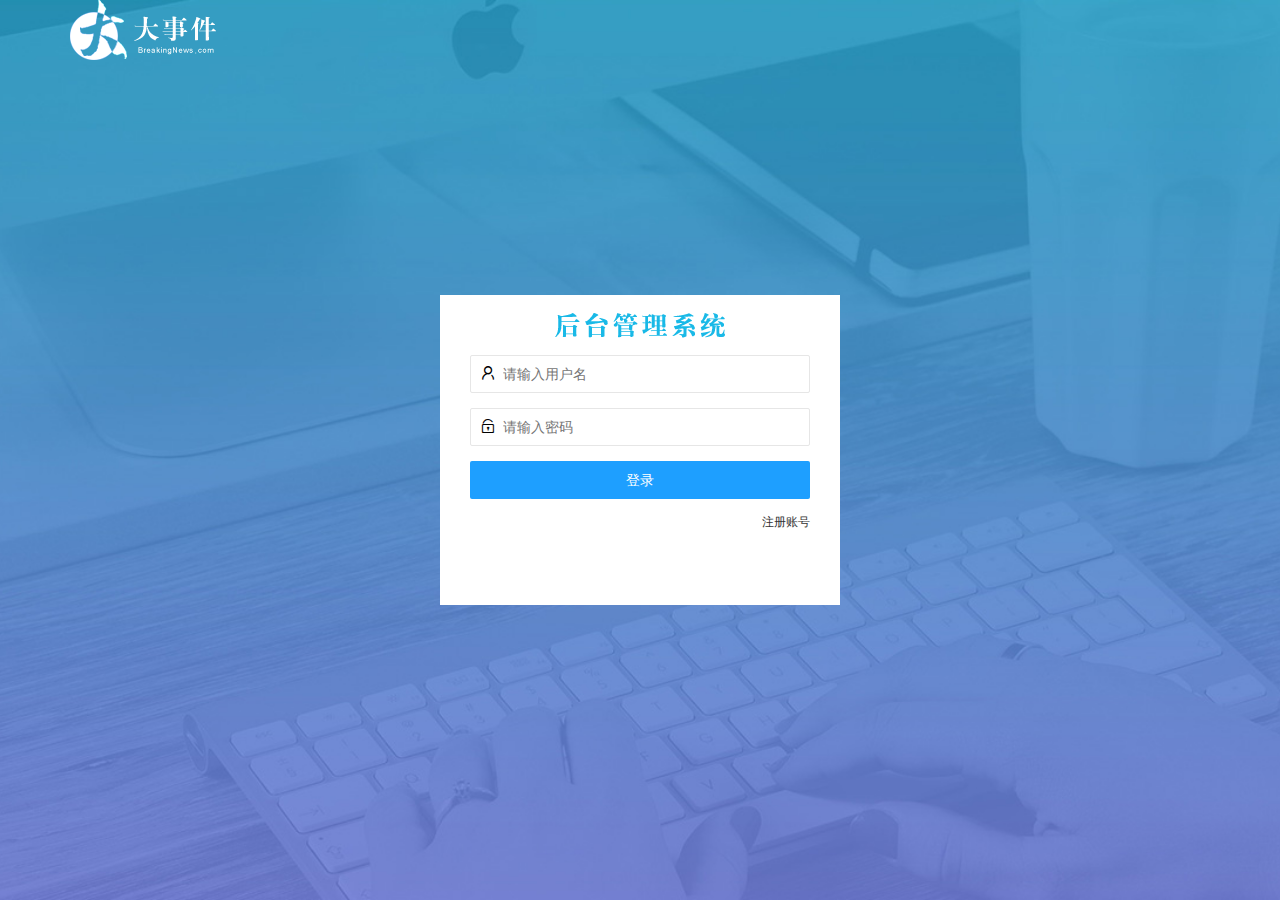
<file: login.html>
<!DOCTYPE html>
<html lang="en">

<head>
    <meta charset="UTF-8">
    <meta http-equiv="X-UA-Compatible" content="IE=edge">
    <meta name="viewport" content="width=device-width, initial-scale=1.0">
    <title>大事件登录/注册</title>
    <!-- 导入layui样式 -->
    <link rel="stylesheet" href="assets/lib/layui/css/layui.css">
    <link rel="stylesheet" href="assets/css/login.css">
</head>

<body>
    <!-- 头部logo区域 -->
    <div class="layui-main">
        <img src="assets/images/logo.png" alt="" />
    </div>
    <!-- 登录注册区域 -->
    <div class="loginAndRegBox">
        <!-- 登录的div -->
        <div class="title-box"></div>
        <div class="login-box">
            <!-- 登录的表单 -->
            <form class="layui-form" action="" id="form_login">
                <!-- 用户名 -->
                <div class="layui-form-item">
                    <i class="layui-icon layui-icon-username"></i>
                    <input type="text" name="username" required lay-verify="required" placeholder="请输入用户名" autocomplete="off" class="layui-input">
                </div>
                <!-- 密码 -->
                <div class="layui-form-item">
                    <i class="layui-icon layui-icon-password"></i>
                    <input type="password" name="password" required lay-verify="required|pwd" placeholder="请输入密码" autocomplete="off" class="layui-input">
                </div>
                <!-- 登录按钮 -->
                <div class="layui-form-item">
                    <button class="layui-btn  layui-btn-fluid  layui-btn-normal" lay-submit>登录</button>
                </div>
                <div class="layui-form-item link">
                    <a href="javascript:;" id="link_reg">注册账号</a>
                </div>
            </form>
        </div>
        <!-- 注册的div -->
        <div class="reg-box">
            <!-- 注册的表单 -->
            <form class="layui-form" action="" id="form_reg">
                <!-- 用户名 -->
                <div class="layui-form-item">
                    <i class="layui-icon layui-icon-username"></i>
                    <input type="text" name="username" required lay-verify="required" placeholder="请输入用户名" autocomplete="off" class="layui-input">
                </div>
                <!-- 密码 -->
                <div class="layui-form-item">
                    <i class="layui-icon layui-icon-password"></i>
                    <input type="password" name="password" required lay-verify="required|pwd" placeholder="请输入密码" autocomplete="off" class="layui-input">
                </div>
                <!-- 确认密码 -->
                <div class="layui-form-item">
                    <i class="layui-icon layui-icon-password"></i>
                    <input type="password" name="repassword" required lay-verify="required|pwd|repwd" placeholder="再次确认密码" autocomplete="off" class="layui-input">
                </div>
                <!-- 注册按钮 -->
                <div class="layui-form-item">
                    <button class="layui-btn  layui-btn-fluid  layui-btn-normal" lay-submit>注册</button>
                </div>

                <div class="layui-form-item link">
                    <a href="javascript:;" id="link_login">去登录</a>
                </div>

        </div>
        </form>
    </div>
    <!-- 导入LayUI的js文件 -->
    <script src="assets/lib/layui/layui.all.js"></script>
    <script src="assets/lib/jquery.js"></script>
    <script src="assets/js/baseAPI.js"></script>
    <script src="assets/js/login.js"></script>
</body>

</html>
</file>
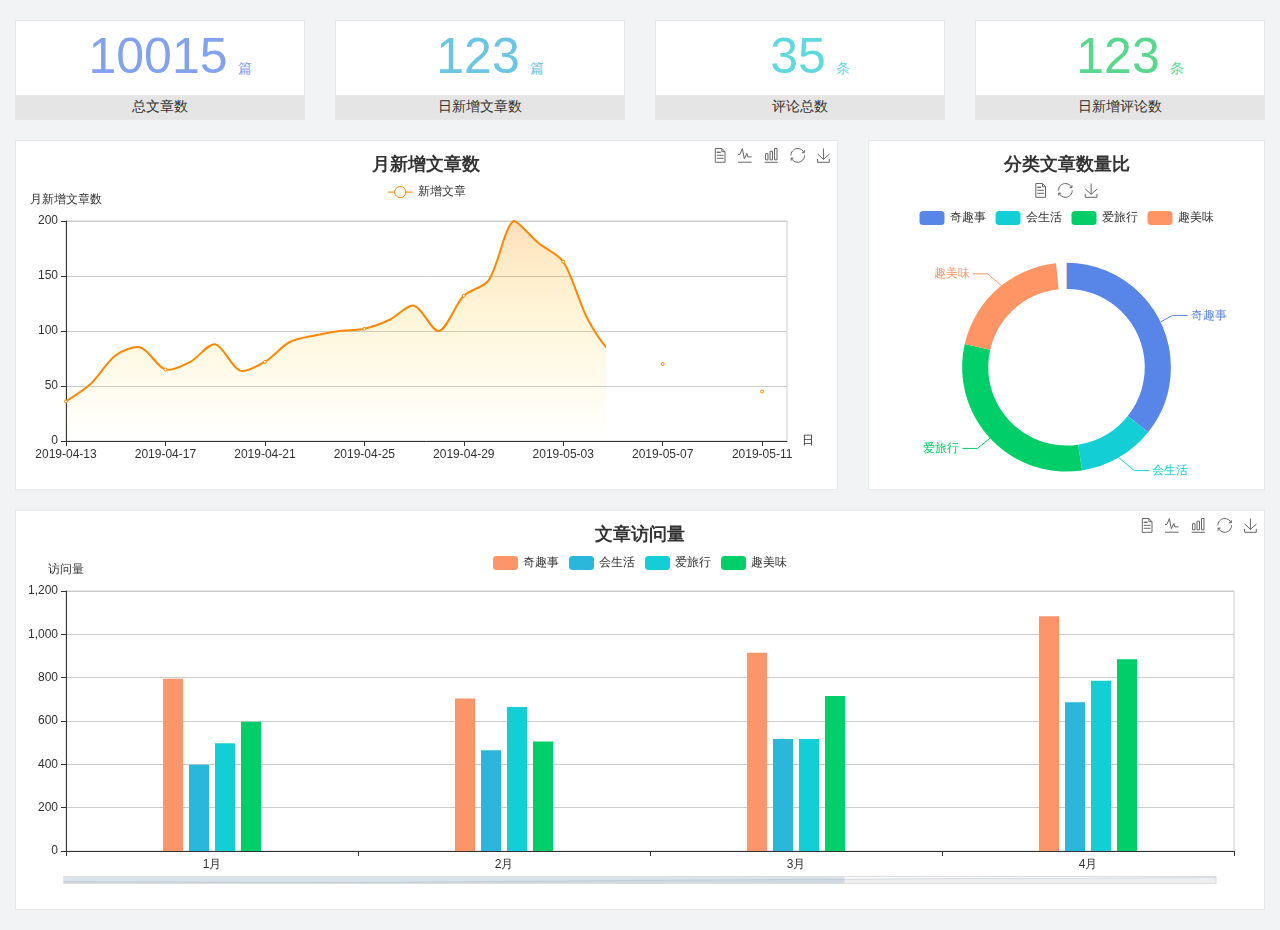
<file: home/dashboard.html>
<!DOCTYPE html>
<html lang="en">

<head>
    <meta charset="UTF-8">
    <meta name="viewport" content="width=device-width, initial-scale=1.0">
    <meta http-equiv="X-UA-Compatible" content="ie=edge">
    <title>图表统计</title>
    <link rel="stylesheet" href="../assets/lib/bootstrap.css">
    <link rel="stylesheet" href="../assets/lib/main.css" />
    <script src="../assets/lib/jquery.js"></script>
    <script type="text/javascript" src="../assets/lib/echarts.min.js"></script>
</head>

<body>
    <div class="container-fluid">
        <div class="row spannel_list">
            <div class="col-sm-3 col-xs-6">
                <div class="spannel">
                    <em>10015</em><span>篇</span>
                    <b>总文章数</b>
                </div>
            </div>
            <div class="col-sm-3 col-xs-6">
                <div class="spannel scolor01">
                    <em>123</em><span>篇</span>
                    <b>日新增文章数</b>
                </div>
            </div>
            <div class="col-sm-3 col-xs-6">
                <div class="spannel scolor02">
                    <em>35</em><span>条</span>
                    <b>评论总数</b>
                </div>
            </div>
            <div class="col-sm-3 col-xs-6">
                <div class="spannel scolor03">
                    <em>123</em><span>条</span>
                    <b>日新增评论数</b>
                </div>
            </div>
        </div>
    </div>

    <div class="container-fluid">
        <div class="row curve-pie">
            <div class="col-lg-8 col-md-8">
                <div class="gragh_pannel" id="curve_show"></div>
            </div>
            <div class="col-lg-4 col-md-4">
                <div class="gragh_pannel" id="pie_show"></div>
            </div>
        </div>
    </div>

    <div class="container-fluid">
        <div class="column_pannel" id="column_show"></div>
    </div>

    <script>
        var oChart = echarts.init(document.getElementById('curve_show'));
        var aList_all = [{
            'count': 36,
            'date': '2019-04-13'
        }, {
            'count': 52,
            'date': '2019-04-14'
        }, {
            'count': 78,
            'date': '2019-04-15'
        }, {
            'count': 85,
            'date': '2019-04-16'
        }, {
            'count': 65,
            'date': '2019-04-17'
        }, {
            'count': 72,
            'date': '2019-04-18'
        }, {
            'count': 88,
            'date': '2019-04-19'
        }, {
            'count': 64,
            'date': '2019-04-20'
        }, {
            'count': 72,
            'date': '2019-04-21'
        }, {
            'count': 90,
            'date': '2019-04-22'
        }, {
            'count': 96,
            'date': '2019-04-23'
        }, {
            'count': 100,
            'date': '2019-04-24'
        }, {
            'count': 102,
            'date': '2019-04-25'
        }, {
            'count': 110,
            'date': '2019-04-26'
        }, {
            'count': 123,
            'date': '2019-04-27'
        }, {
            'count': 100,
            'date': '2019-04-28'
        }, {
            'count': 132,
            'date': '2019-04-29'
        }, {
            'count': 146,
            'date': '2019-04-30'
        }, {
            'count': 200,
            'date': '2019-05-01'
        }, {
            'count': 180,
            'date': '2019-05-02'
        }, {
            'count': 163,
            'date': '2019-05-03'
        }, {
            'count': 110,
            'date': '2019-05-04'
        }, {
            'count': 80,
            'date': '2019-05-05'
        }, {
            'count': 82,
            'date': '2019-05-06'
        }, {
            'count': 70,
            'date': '2019-05-07'
        }, {
            'count': 65,
            'date': '2019-05-08'
        }, {
            'count': 54,
            'date': '2019-05-09'
        }, {
            'count': 40,
            'date': '2019-05-10'
        }, {
            'count': 45,
            'date': '2019-05-11'
        }, {
            'count': 38,
            'date': '2019-05-12'
        }, ];

        let aCount = [];
        let aDate = [];

        for (var i = 0; i < aList_all.length; i++) {
            aCount.push(aList_all[i].count);
            aDate.push(aList_all[i].date);
        }

        var chartopt = {
            title: {
                text: '月新增文章数',
                left: 'center',
                top: '10'
            },
            tooltip: {
                trigger: 'axis'
            },
            legend: {
                data: ['新增文章'],
                top: '40'
            },
            toolbox: {
                show: true,
                feature: {
                    mark: {
                        show: true
                    },
                    dataView: {
                        show: true,
                        readOnly: false
                    },
                    magicType: {
                        show: true,
                        type: ['line', 'bar']
                    },
                    restore: {
                        show: true
                    },
                    saveAsImage: {
                        show: true
                    }
                }
            },
            calculable: true,
            xAxis: [{
                name: '日',
                type: 'category',
                boundaryGap: false,
                data: aDate
            }],
            yAxis: [{
                name: '月新增文章数',
                type: 'value'
            }],
            series: [{
                name: '新增文章',
                type: 'line',
                smooth: true,
                itemStyle: {
                    normal: {
                        areaStyle: {
                            type: 'default'
                        },
                        color: '#f80'
                    },
                    lineStyle: {
                        color: '#f80'
                    }
                },
                data: aCount
            }],
            areaStyle: {
                normal: {
                    color: new echarts.graphic.LinearGradient(0, 0, 0, 1, [{
                        offset: 0,
                        color: 'rgba(255,136,0,0.39)'
                    }, {
                        offset: .34,
                        color: 'rgba(255,180,0,0.25)'
                    }, {
                        offset: 1,
                        color: 'rgba(255,222,0,0.00)'
                    }])

                }
            },
            grid: {
                show: true,
                x: 50,
                x2: 50,
                y: 80,
                height: 220
            }
        };

        oChart.setOption(chartopt);


        var oPie = echarts.init(document.getElementById('pie_show'));
        var oPieopt = {
            title: {
                top: 10,
                text: '分类文章数量比',
                x: 'center'
            },
            tooltip: {
                trigger: 'item',
                formatter: "{a} <br/>{b} : {c} ({d}%)"
            },
            color: ['#5885e8', '#13cfd5', '#00ce68', '#ff9565'],
            legend: {
                x: 'center',
                top: 65,
                data: ['奇趣事', '会生活', '爱旅行', '趣美味']
            },
            toolbox: {
                show: true,
                x: 'center',
                top: 35,
                feature: {
                    mark: {
                        show: true
                    },
                    dataView: {
                        show: true,
                        readOnly: false
                    },
                    magicType: {
                        show: true,
                        type: ['pie', 'funnel'],
                        option: {
                            funnel: {
                                x: '25%',
                                width: '50%',
                                funnelAlign: 'left',
                                max: 1548
                            }
                        }
                    },
                    restore: {
                        show: true
                    },
                    saveAsImage: {
                        show: true
                    }
                }
            },
            calculable: true,
            series: [{
                name: '访问来源',
                type: 'pie',
                radius: ['45%', '60%'],
                center: ['50%', '65%'],
                data: [{
                    value: 300,
                    name: '奇趣事'
                }, {
                    value: 100,
                    name: '会生活'
                }, {
                    value: 260,
                    name: '爱旅行'
                }, {
                    value: 180,
                    name: '趣美味'
                }]
            }]
        };
        oPie.setOption(oPieopt);



        var oColumn = this.echarts.init(document.getElementById('column_show'));
        var oColumnopt = {
            title: {
                text: '文章访问量',
                left: 'center',
                top: '10'
            },
            tooltip: {
                trigger: 'axis'
            },
            legend: {
                data: ['奇趣事', '会生活', '爱旅行', '趣美味'],
                top: '40'
            },
            toolbox: {
                show: true,
                feature: {
                    mark: {
                        show: true
                    },
                    dataView: {
                        show: true,
                        readOnly: false
                    },
                    magicType: {
                        show: true,
                        type: ['line', 'bar']
                    },
                    restore: {
                        show: true
                    },
                    saveAsImage: {
                        show: true
                    }
                }
            },
            calculable: true,
            xAxis: [{
                type: 'category',
                data: ['1月', '2月', '3月', '4月', '5月']
            }],
            yAxis: [{
                name: '访问量',
                type: 'value'
            }],
            series: [{
                name: '奇趣事',
                type: 'bar',
                barWidth: 20,
                itemStyle: {
                    normal: {
                        areaStyle: {
                            type: 'default'
                        },
                        color: '#fd956a'
                    }
                },
                data: [800, 708, 920, 1090, 1200]
            }, {
                name: '会生活',
                type: 'bar',
                barWidth: 20,
                itemStyle: {
                    normal: {
                        areaStyle: {
                            type: 'default'
                        },
                        color: '#2bb6db'
                    }
                },
                data: [400, 468, 520, 690, 800]
            }, {
                name: '爱旅行',
                type: 'bar',
                barWidth: 20,
                itemStyle: {
                    normal: {
                        areaStyle: {
                            type: 'default'
                        },
                        color: '#13cfd5'
                    }
                },
                data: [500, 668, 520, 790, 900]
            }, {
                name: '趣美味',
                type: 'bar',
                barWidth: 20,
                itemStyle: {
                    normal: {
                        areaStyle: {
                            type: 'default'
                        },
                        color: '#00ce68'
                    }
                },
                data: [600, 508, 720, 890, 1000]
            }],
            grid: {
                show: true,
                x: 50,
                x2: 30,
                y: 80,
                height: 260
            },
            dataZoom: [ //给x轴设置滚动条
                {
                    start: 0, //默认为0
                    end: 100 - 1000 / 31, //默认为100
                    type: 'slider',
                    show: true,
                    xAxisIndex: [0],
                    handleSize: 0, //滑动条的 左右2个滑动条的大小
                    height: 8, //组件高度
                    left: 45, //左边的距离
                    right: 50, //右边的距离
                    bottom: 26, //右边的距离
                    handleColor: '#ddd', //h滑动图标的颜色
                    handleStyle: {
                        borderColor: "#cacaca",
                        borderWidth: "1",
                        shadowBlur: 2,
                        background: "#ddd",
                        shadowColor: "#ddd",
                    }
                }
            ]
        };
        oColumn.setOption(oColumnopt);
    </script>
</body>

</html>
</file>
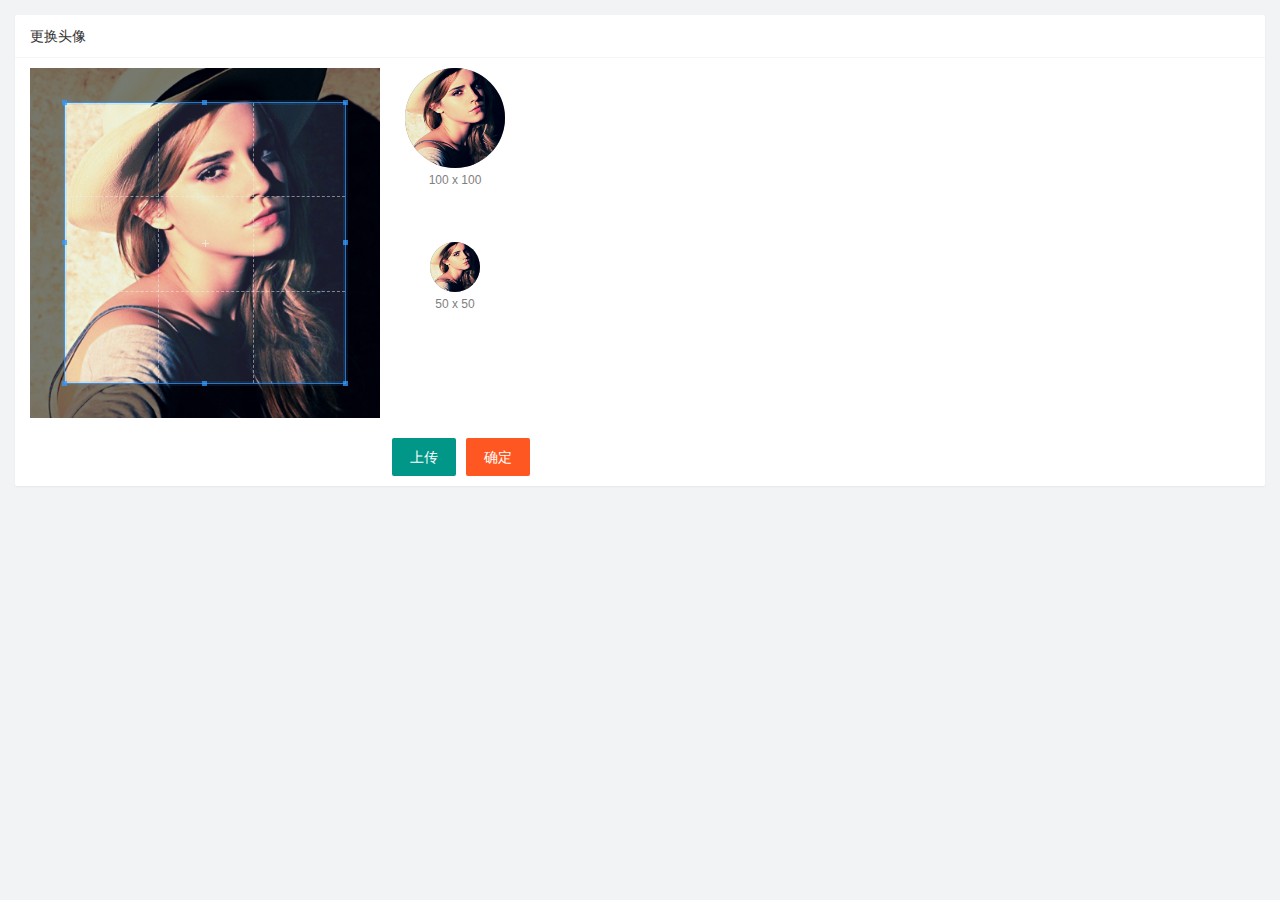
<file: user/uesr_avatar.html>
<!DOCTYPE html>
<html lang="en">

<head>
    <meta charset="UTF-8">
    <meta http-equiv="X-UA-Compatible" content="IE=edge">
    <meta name="viewport" content="width=device-width, initial-scale=1.0">
    <title>Document</title>
    <link rel="stylesheet" href="../assets/lib/layui/css/layui.css">
    <link rel="stylesheet" href="../assets/lib/cropper/cropper.css">
    <link rel="stylesheet" href="../assets/css/user/uesr_avatar.css">


</head>

<body>
    <div class="layui-card">
        <div class="layui-card-header">更换头像</div>
        <div class="layui-card-body">
            <!-- 第一行的图片裁剪和预览区域 -->
            <div class="row1">
                <!-- 图片裁剪区域 -->
                <div class="cropper-box">
                    <!-- 这个 img 标签很重要，将来会把它初始化为裁剪区域 -->
                    <img id="image" src="../assets/images/sample.jpg" />
                </div>
                <!-- 图片的预览区域 -->
                <div class="preview-box">
                    <div>
                        <!-- 宽高为 100px 的预览区域 -->
                        <div class="img-preview w100"></div>
                        <p class="size">100 x 100</p>
                    </div>
                    <div>
                        <!-- 宽高为 50px 的预览区域 -->
                        <div class="img-preview w50"></div>
                        <p class="size">50 x 50</p>
                    </div>
                </div>
            </div>

            <!-- 第二行的按钮区域 -->
            <div class="row2">
                <!-- accept 属性选择什么类型的文件 -->
                <input type="file" id="file" accept="image/png,image/jpeg" style="display: none;">
                <button type=" button " class="layui-btn " id="btnChooseImage">上传</button>
                <button type="button " id="btnUpLoad" class="layui-btn layui-btn-danger ">确定</button>
            </div>
        </div>
    </div>
    <script src="../assets/lib/layui/layui.all.js"></script>
    <script src="../assets/lib/jquery.js "></script>
    <script src="../assets/lib/cropper/Cropper.js "></script>
    <script src="../assets/lib/cropper/jquery-cropper.js "></script>
    <script src="../assets/js/baseAPI.js"></script>
    <script src="../assets/js/user/uesr_avatar.js "></script>
</body>

</html>
</file>
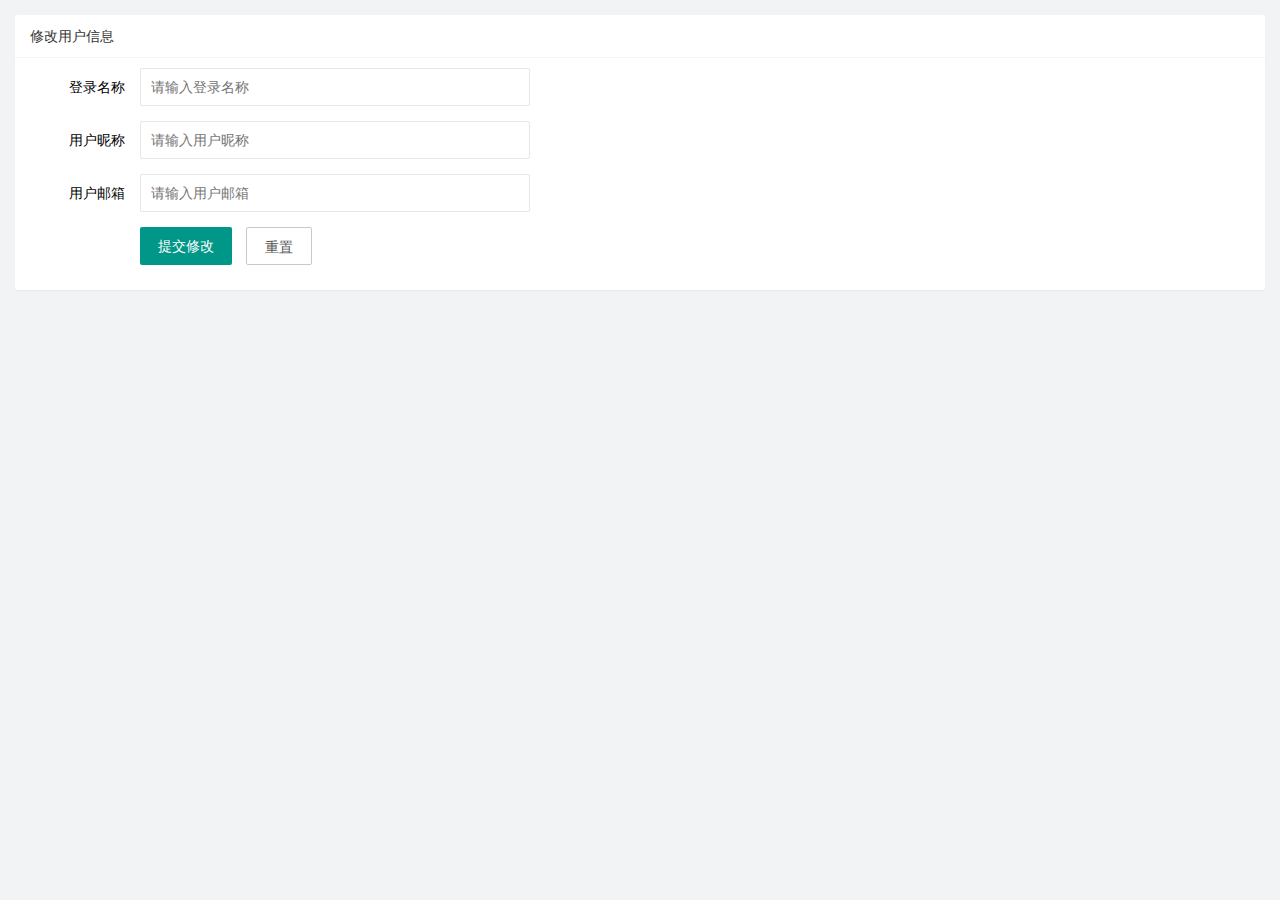
<file: user/user_info.html>
<!DOCTYPE html>
<html lang="en">

<head>
    <meta charset="UTF-8">
    <meta http-equiv="X-UA-Compatible" content="IE=edge">
    <meta name="viewport" content="width=device-width, initial-scale=1.0">
    <title>Document</title>
    <link rel="stylesheet" href="../assets/lib/layui/css/layui.css">
    <link rel="stylesheet" href="../assets/css/user/user_info.css">
</head>

<body>
    <!-- 卡片区域 -->
    <div class="layui-card">
        <div class="layui-card-header">修改用户信息</div>
        <div class="layui-card-body">
            <!-- 表单区域 -->
            <form class="layui-form" lay-filter="formUserInfo">
                <!-- id隐藏域 -->
                <input type="hidden" name="id" />
                <div class="layui-form-item">
                    <label class="layui-form-label">登录名称</label>
                    <div class="layui-input-block">
                        <input type="text" name="username" required lay-verify="required" placeholder="请输入登录名称" autocomplete="off" class="layui-input" readonly>
                    </div>
                </div>
                <div class="layui-form-item">
                    <label class="layui-form-label">用户昵称</label>
                    <div class="layui-input-block">
                        <input type="text" name="nickname" required lay-verify="required|nickname" placeholder="请输入用户昵称" autocomplete="off" class="layui-input">
                    </div>
                </div>
                <div class="layui-form-item">
                    <label class="layui-form-label">用户邮箱</label>
                    <div class="layui-input-block">
                        <input type="text" name="email" required lay-verify="required|email" placeholder="请输入用户邮箱" autocomplete="off" class="layui-input">
                    </div>
                </div>
                <div class="layui-form-item">
                    <div class="layui-input-block">
                        <button class="layui-btn" lay-submit lay-filter="formDemo">提交修改</button>
                        <button type="reset" class="layui-btn layui-btn-primary" id="btnReset">重置</button>
                    </div>
                </div>
            </form>
        </div>
    </div>
    <script src='../assets/lib/layui/layui.all.js'></script>
    <script src="../assets/lib/jquery.js"></script>
    <script src="../assets/js/baseAPI.js"></script>
    <script src='../assets/js/user/uesr_info.js'></script>
</body>

</html>
</file>
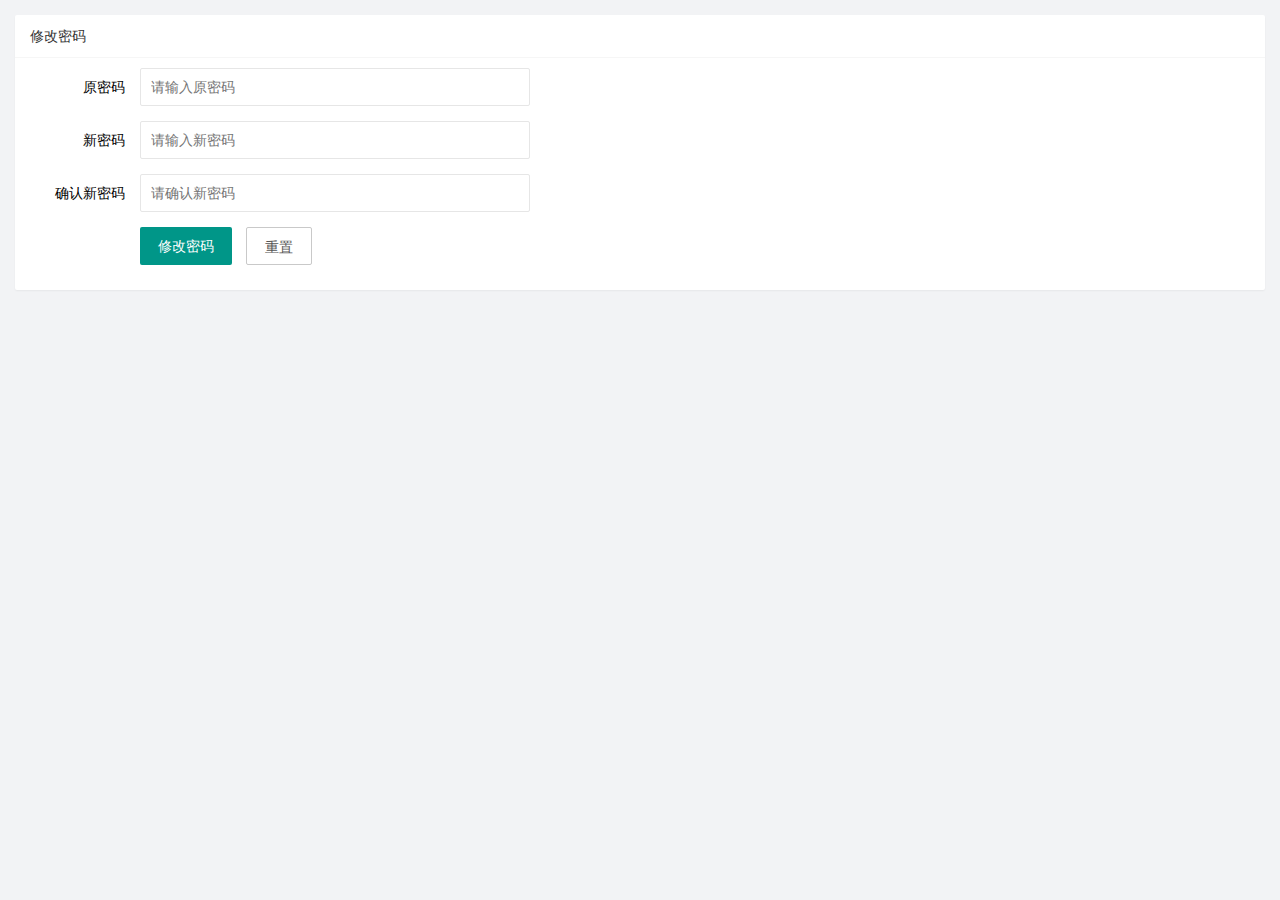
<file: user/user_pwd.html>
<!DOCTYPE html>
<html lang="en">

<head>
    <meta charset="UTF-8">
    <meta http-equiv="X-UA-Compatible" content="IE=edge">
    <meta name="viewport" content="width=device-width, initial-scale=1.0">
    <title>Document</title>
    <link rel="stylesheet" href="../assets/lib/layui/css/layui.css">
    <link rel="stylesheet" href="../assets/css/user/user_info.css">
</head>

<body>
    <!-- 卡片区域 -->
    <div class="layui-card">
        <div class="layui-card-header">修改密码</div>
        <div class="layui-card-body">
            <!-- 表单区域 -->
            <form class="layui-form" lay-filter="formUserInfo">
                <!-- id隐藏域 -->
                <input type="hidden" name="id" />
                <div class="layui-form-item">
                    <label class="layui-form-label">原密码</label>
                    <div class="layui-input-block">
                        <input type="password" name="oldPwd" required lay-verify="required|pwd" placeholder="请输入原密码" autocomplete="off" class="layui-input">
                    </div>
                </div>
                <div class="layui-form-item">
                    <label class="layui-form-label">新密码</label>
                    <div class="layui-input-block">
                        <input type="password" name="newPwd" required lay-verify="required|pwd|samePwd" placeholder="请输入新密码" autocomplete="off" class="layui-input">
                    </div>
                </div>
                <div class="layui-form-item">
                    <label class="layui-form-label">确认新密码</label>
                    <div class="layui-input-block">
                        <input type="password" name="rePwd" required lay-verify="required|pwd|rePwd" placeholder="请确认新密码" autocomplete="off" class="layui-input">
                    </div>
                </div>
                <div class="layui-form-item">
                    <div class="layui-input-block">
                        <button class="layui-btn" lay-submit lay-filter="formDemo">修改密码</button>
                        <button type="reset" class="layui-btn layui-btn-primary" id="btnReset">重置</button>
                    </div>
                </div>
            </form>
        </div>
    </div>
    <script src='../assets/lib/layui/layui.all.js'></script>
    <script src="../assets/lib/jquery.js"></script>
    <script src="../assets/js/baseAPI.js"></script>
    <script src='../assets/js/user/user_pwd.js'></script>
</body>

</html>
</file>
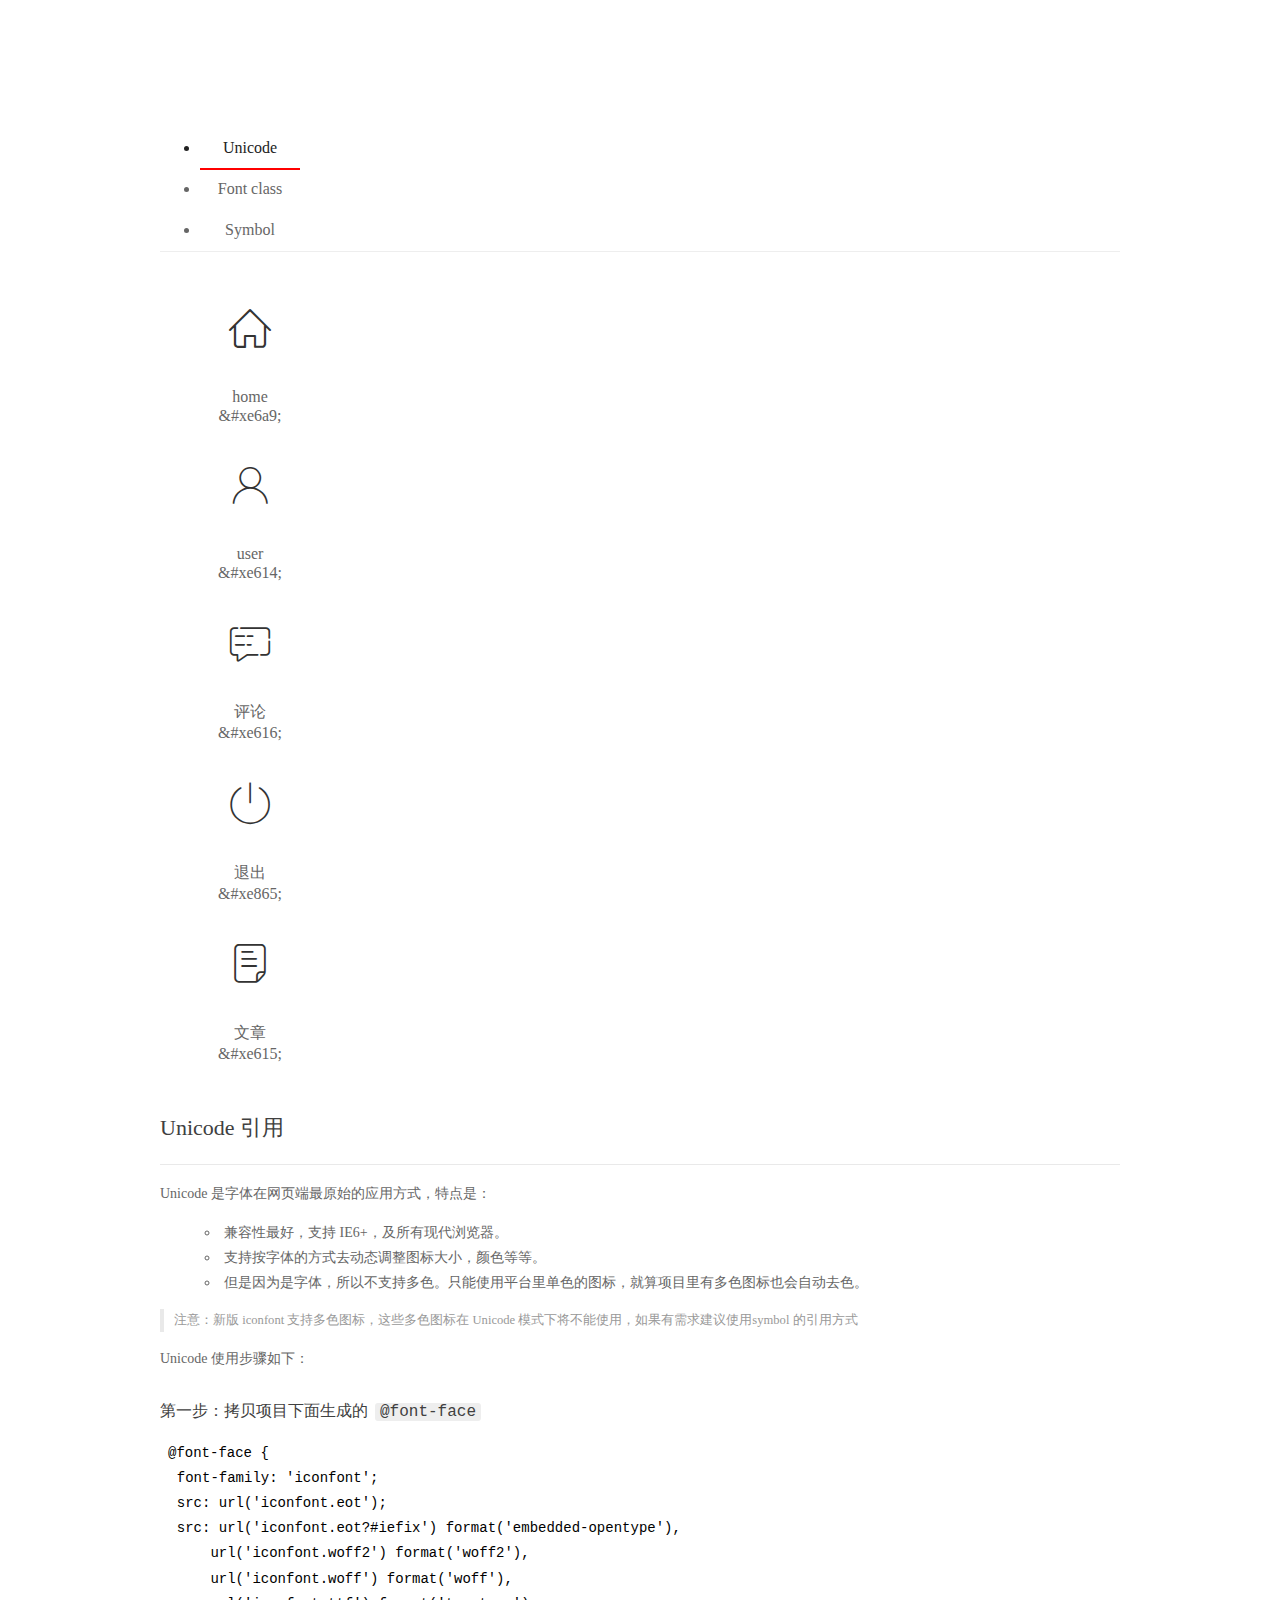
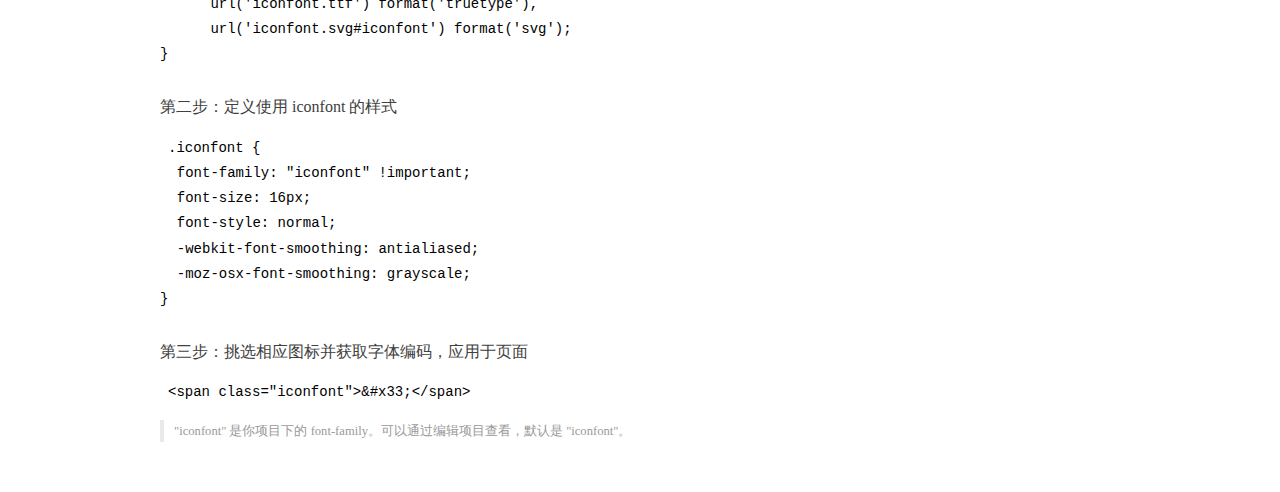
<file: assets/fonts/demo_index.html>
<!DOCTYPE html>
<html>
<head>
  <meta charset="utf-8"/>
  <title>IconFont Demo</title>
  <link rel="shortcut icon" href="https://gtms04.alicdn.com/tps/i4/TB1_oz6GVXXXXaFXpXXJDFnIXXX-64-64.ico" type="image/x-icon"/>
  <link rel="stylesheet" href="https://g.alicdn.com/thx/cube/1.3.2/cube.min.css">
  <link rel="stylesheet" href="demo.css">
  <link rel="stylesheet" href="iconfont.css">
  <script src="iconfont.js"></script>
  <!-- jQuery -->
  <script src="https://a1.alicdn.com/oss/uploads/2018/12/26/7bfddb60-08e8-11e9-9b04-53e73bb6408b.js"></script>
  <!-- 代码高亮 -->
  <script src="https://a1.alicdn.com/oss/uploads/2018/12/26/a3f714d0-08e6-11e9-8a15-ebf944d7534c.js"></script>
</head>
<body>
  <div class="main">
    <h1 class="logo"><a href="https://www.iconfont.cn/" title="iconfont 首页" target="_blank">&#xe86b;</a></h1>
    <div class="nav-tabs">
      <ul id="tabs" class="dib-box">
        <li class="dib active"><span>Unicode</span></li>
        <li class="dib"><span>Font class</span></li>
        <li class="dib"><span>Symbol</span></li>
      </ul>
      
    </div>
    <div class="tab-container">
      <div class="content unicode" style="display: block;">
          <ul class="icon_lists dib-box">
          
            <li class="dib">
              <span class="icon iconfont">&#xe6a9;</span>
                <div class="name">home</div>
                <div class="code-name">&amp;#xe6a9;</div>
              </li>
          
            <li class="dib">
              <span class="icon iconfont">&#xe614;</span>
                <div class="name">user</div>
                <div class="code-name">&amp;#xe614;</div>
              </li>
          
            <li class="dib">
              <span class="icon iconfont">&#xe616;</span>
                <div class="name">评论</div>
                <div class="code-name">&amp;#xe616;</div>
              </li>
          
            <li class="dib">
              <span class="icon iconfont">&#xe865;</span>
                <div class="name">退出</div>
                <div class="code-name">&amp;#xe865;</div>
              </li>
          
            <li class="dib">
              <span class="icon iconfont">&#xe615;</span>
                <div class="name">文章</div>
                <div class="code-name">&amp;#xe615;</div>
              </li>
          
          </ul>
          <div class="article markdown">
          <h2 id="unicode-">Unicode 引用</h2>
          <hr>

          <p>Unicode 是字体在网页端最原始的应用方式，特点是：</p>
          <ul>
            <li>兼容性最好，支持 IE6+，及所有现代浏览器。</li>
            <li>支持按字体的方式去动态调整图标大小，颜色等等。</li>
            <li>但是因为是字体，所以不支持多色。只能使用平台里单色的图标，就算项目里有多色图标也会自动去色。</li>
          </ul>
          <blockquote>
            <p>注意：新版 iconfont 支持多色图标，这些多色图标在 Unicode 模式下将不能使用，如果有需求建议使用symbol 的引用方式</p>
          </blockquote>
          <p>Unicode 使用步骤如下：</p>
          <h3 id="-font-face">第一步：拷贝项目下面生成的 <code>@font-face</code></h3>
<pre><code class="language-css"
>@font-face {
  font-family: 'iconfont';
  src: url('iconfont.eot');
  src: url('iconfont.eot?#iefix') format('embedded-opentype'),
      url('iconfont.woff2') format('woff2'),
      url('iconfont.woff') format('woff'),
      url('iconfont.ttf') format('truetype'),
      url('iconfont.svg#iconfont') format('svg');
}
</code></pre>
          <h3 id="-iconfont-">第二步：定义使用 iconfont 的样式</h3>
<pre><code class="language-css"
>.iconfont {
  font-family: "iconfont" !important;
  font-size: 16px;
  font-style: normal;
  -webkit-font-smoothing: antialiased;
  -moz-osx-font-smoothing: grayscale;
}
</code></pre>
          <h3 id="-">第三步：挑选相应图标并获取字体编码，应用于页面</h3>
<pre>
<code class="language-html"
>&lt;span class="iconfont"&gt;&amp;#x33;&lt;/span&gt;
</code></pre>
          <blockquote>
            <p>"iconfont" 是你项目下的 font-family。可以通过编辑项目查看，默认是 "iconfont"。</p>
          </blockquote>
          </div>
      </div>
      <div class="content font-class">
        <ul class="icon_lists dib-box">
          
          <li class="dib">
            <span class="icon iconfont icon-home"></span>
            <div class="name">
              home
            </div>
            <div class="code-name">.icon-home
            </div>
          </li>
          
          <li class="dib">
            <span class="icon iconfont icon-user"></span>
            <div class="name">
              user
            </div>
            <div class="code-name">.icon-user
            </div>
          </li>
          
          <li class="dib">
            <span class="icon iconfont icon-pinglun"></span>
            <div class="name">
              评论
            </div>
            <div class="code-name">.icon-pinglun
            </div>
          </li>
          
          <li class="dib">
            <span class="icon iconfont icon-tuichu"></span>
            <div class="name">
              退出
            </div>
            <div class="code-name">.icon-tuichu
            </div>
          </li>
          
          <li class="dib">
            <span class="icon iconfont icon-16"></span>
            <div class="name">
              文章
            </div>
            <div class="code-name">.icon-16
            </div>
          </li>
          
        </ul>
        <div class="article markdown">
        <h2 id="font-class-">font-class 引用</h2>
        <hr>

        <p>font-class 是 Unicode 使用方式的一种变种，主要是解决 Unicode 书写不直观，语意不明确的问题。</p>
        <p>与 Unicode 使用方式相比，具有如下特点：</p>
        <ul>
          <li>兼容性良好，支持 IE8+，及所有现代浏览器。</li>
          <li>相比于 Unicode 语意明确，书写更直观。可以很容易分辨这个 icon 是什么。</li>
          <li>因为使用 class 来定义图标，所以当要替换图标时，只需要修改 class 里面的 Unicode 引用。</li>
          <li>不过因为本质上还是使用的字体，所以多色图标还是不支持的。</li>
        </ul>
        <p>使用步骤如下：</p>
        <h3 id="-fontclass-">第一步：引入项目下面生成的 fontclass 代码：</h3>
<pre><code class="language-html">&lt;link rel="stylesheet" href="./iconfont.css"&gt;
</code></pre>
        <h3 id="-">第二步：挑选相应图标并获取类名，应用于页面：</h3>
<pre><code class="language-html">&lt;span class="iconfont icon-xxx"&gt;&lt;/span&gt;
</code></pre>
        <blockquote>
          <p>"
            iconfont" 是你项目下的 font-family。可以通过编辑项目查看，默认是 "iconfont"。</p>
        </blockquote>
      </div>
      </div>
      <div class="content symbol">
          <ul class="icon_lists dib-box">
          
            <li class="dib">
                <svg class="icon svg-icon" aria-hidden="true">
                  <use xlink:href="#icon-home"></use>
                </svg>
                <div class="name">home</div>
                <div class="code-name">#icon-home</div>
            </li>
          
            <li class="dib">
                <svg class="icon svg-icon" aria-hidden="true">
                  <use xlink:href="#icon-user"></use>
                </svg>
                <div class="name">user</div>
                <div class="code-name">#icon-user</div>
            </li>
          
            <li class="dib">
                <svg class="icon svg-icon" aria-hidden="true">
                  <use xlink:href="#icon-pinglun"></use>
                </svg>
                <div class="name">评论</div>
                <div class="code-name">#icon-pinglun</div>
            </li>
          
            <li class="dib">
                <svg class="icon svg-icon" aria-hidden="true">
                  <use xlink:href="#icon-tuichu"></use>
                </svg>
                <div class="name">退出</div>
                <div class="code-name">#icon-tuichu</div>
            </li>
          
            <li class="dib">
                <svg class="icon svg-icon" aria-hidden="true">
                  <use xlink:href="#icon-16"></use>
                </svg>
                <div class="name">文章</div>
                <div class="code-name">#icon-16</div>
            </li>
          
          </ul>
          <div class="article markdown">
          <h2 id="symbol-">Symbol 引用</h2>
          <hr>

          <p>这是一种全新的使用方式，应该说这才是未来的主流，也是平台目前推荐的用法。相关介绍可以参考这篇<a href="">文章</a>
            这种用法其实是做了一个 SVG 的集合，与另外两种相比具有如下特点：</p>
          <ul>
            <li>支持多色图标了，不再受单色限制。</li>
            <li>通过一些技巧，支持像字体那样，通过 <code>font-size</code>, <code>color</code> 来调整样式。</li>
            <li>兼容性较差，支持 IE9+，及现代浏览器。</li>
            <li>浏览器渲染 SVG 的性能一般，还不如 png。</li>
          </ul>
          <p>使用步骤如下：</p>
          <h3 id="-symbol-">第一步：引入项目下面生成的 symbol 代码：</h3>
<pre><code class="language-html">&lt;script src="./iconfont.js"&gt;&lt;/script&gt;
</code></pre>
          <h3 id="-css-">第二步：加入通用 CSS 代码（引入一次就行）：</h3>
<pre><code class="language-html">&lt;style&gt;
.icon {
  width: 1em;
  height: 1em;
  vertical-align: -0.15em;
  fill: currentColor;
  overflow: hidden;
}
&lt;/style&gt;
</code></pre>
          <h3 id="-">第三步：挑选相应图标并获取类名，应用于页面：</h3>
<pre><code class="language-html">&lt;svg class="icon" aria-hidden="true"&gt;
  &lt;use xlink:href="#icon-xxx"&gt;&lt;/use&gt;
&lt;/svg&gt;
</code></pre>
          </div>
      </div>

    </div>
  </div>
  <script>
  $(document).ready(function () {
      $('.tab-container .content:first').show()

      $('#tabs li').click(function (e) {
        var tabContent = $('.tab-container .content')
        var index = $(this).index()

        if ($(this).hasClass('active')) {
          return
        } else {
          $('#tabs li').removeClass('active')
          $(this).addClass('active')

          tabContent.hide().eq(index).fadeIn()
        }
      })
    })
  </script>
</body>
</html>
</file>
<file: assets/lib/layui/css/layui.css>
/** layui-v2.5.5 MIT License By https://www.layui.com */

.layui-inline,
img {
    display: inline-block;
    vertical-align: middle
}

h1,
h2,
h3,
h4,
h5,
h6 {
    font-weight: 400
}

.layui-edge,
.layui-header,
.layui-inline,
.layui-main {
    position: relative
}

.layui-body,
.layui-edge,
.layui-elip {
    overflow: hidden
}

.layui-btn,
.layui-edge,
.layui-inline,
img {
    vertical-align: middle
}

.layui-btn,
.layui-disabled,
.layui-icon,
.layui-unselect {
    -moz-user-select: none;
    -webkit-user-select: none;
    -ms-user-select: none
}

.layui-elip,
.layui-form-checkbox span,
.layui-form-pane .layui-form-label {
    text-overflow: ellipsis;
    white-space: nowrap
}

.layui-breadcrumb,
.layui-tree-btnGroup {
    visibility: hidden
}

blockquote,
body,
button,
dd,
div,
dl,
dt,
form,
h1,
h2,
h3,
h4,
h5,
h6,
input,
li,
ol,
p,
pre,
td,
textarea,
th,
ul {
    margin: 0;
    padding: 0;
    -webkit-tap-highlight-color: rgba(0, 0, 0, 0)
}

a:active,
a:hover {
    outline: 0
}

img {
    border: none
}

li {
    list-style: none
}

table {
    border-collapse: collapse;
    border-spacing: 0
}

h4,
h5,
h6 {
    font-size: 100%
}

button,
input,
optgroup,
option,
select,
textarea {
    font-family: inherit;
    font-size: inherit;
    font-style: inherit;
    font-weight: inherit;
    outline: 0
}

pre {
    white-space: pre-wrap;
    white-space: -moz-pre-wrap;
    white-space: -pre-wrap;
    white-space: -o-pre-wrap;
    word-wrap: break-word
}

body {
    line-height: 24px;
    font: 14px Helvetica Neue, Helvetica, PingFang SC, Tahoma, Arial, sans-serif
}

hr {
    height: 1px;
    margin: 10px 0;
    border: 0;
    clear: both
}

a {
    color: #333;
    text-decoration: none
}

a:hover {
    color: #777
}

a cite {
    font-style: normal;
    *cursor: pointer
}

.layui-border-box,
.layui-border-box * {
    box-sizing: border-box
}

.layui-box,
.layui-box * {
    box-sizing: content-box
}

.layui-clear {
    clear: both;
    *zoom: 1
}

.layui-clear:after {
    content: '\20';
    clear: both;
    *zoom: 1;
    display: block;
    height: 0
}

.layui-inline {
    *display: inline;
    *zoom: 1
}

.layui-edge {
    display: inline-block;
    width: 0;
    height: 0;
    border-width: 6px;
    border-style: dashed;
    border-color: transparent
}

.layui-edge-top {
    top: -4px;
    border-bottom-color: #999;
    border-bottom-style: solid
}

.layui-edge-right {
    border-left-color: #999;
    border-left-style: solid
}

.layui-edge-bottom {
    top: 2px;
    border-top-color: #999;
    border-top-style: solid
}

.layui-edge-left {
    border-right-color: #999;
    border-right-style: solid
}

.layui-disabled,
.layui-disabled:hover {
    color: #d2d2d2!important;
    cursor: not-allowed!important
}

.layui-circle {
    border-radius: 100%
}

.layui-show {
    display: block!important
}

.layui-hide {
    display: none!important
}

@font-face {
    font-family: layui-icon;
    src: url(../font/iconfont.eot?v=250);
    src: url(../font/iconfont.eot?v=250#iefix) format('embedded-opentype'), url(../font/iconfont.woff2?v=250) format('woff2'), url(../font/iconfont.woff?v=250) format('woff'), url(../font/iconfont.ttf?v=250) format('truetype'), url(../font/iconfont.svg?v=250#layui-icon) format('svg')
}

.layui-icon {
    font-family: layui-icon!important;
    font-size: 16px;
    font-style: normal;
    -webkit-font-smoothing: antialiased;
    -moz-osx-font-smoothing: grayscale
}

.layui-icon-reply-fill:before {
    content: "\e611"
}

.layui-icon-set-fill:before {
    content: "\e614"
}

.layui-icon-menu-fill:before {
    content: "\e60f"
}

.layui-icon-search:before {
    content: "\e615"
}

.layui-icon-share:before {
    content: "\e641"
}

.layui-icon-set-sm:before {
    content: "\e620"
}

.layui-icon-engine:before {
    content: "\e628"
}

.layui-icon-close:before {
    content: "\1006"
}

.layui-icon-close-fill:before {
    content: "\1007"
}

.layui-icon-chart-screen:before {
    content: "\e629"
}

.layui-icon-star:before {
    content: "\e600"
}

.layui-icon-circle-dot:before {
    content: "\e617"
}

.layui-icon-chat:before {
    content: "\e606"
}

.layui-icon-release:before {
    content: "\e609"
}

.layui-icon-list:before {
    content: "\e60a"
}

.layui-icon-chart:before {
    content: "\e62c"
}

.layui-icon-ok-circle:before {
    content: "\1005"
}

.layui-icon-layim-theme:before {
    content: "\e61b"
}

.layui-icon-table:before {
    content: "\e62d"
}

.layui-icon-right:before {
    content: "\e602"
}

.layui-icon-left:before {
    content: "\e603"
}

.layui-icon-cart-simple:before {
    content: "\e698"
}

.layui-icon-face-cry:before {
    content: "\e69c"
}

.layui-icon-face-smile:before {
    content: "\e6af"
}

.layui-icon-survey:before {
    content: "\e6b2"
}

.layui-icon-tree:before {
    content: "\e62e"
}

.layui-icon-upload-circle:before {
    content: "\e62f"
}

.layui-icon-add-circle:before {
    content: "\e61f"
}

.layui-icon-download-circle:before {
    content: "\e601"
}

.layui-icon-templeate-1:before {
    content: "\e630"
}

.layui-icon-util:before {
    content: "\e631"
}

.layui-icon-face-surprised:before {
    content: "\e664"
}

.layui-icon-edit:before {
    content: "\e642"
}

.layui-icon-speaker:before {
    content: "\e645"
}

.layui-icon-down:before {
    content: "\e61a"
}

.layui-icon-file:before {
    content: "\e621"
}

.layui-icon-layouts:before {
    content: "\e632"
}

.layui-icon-rate-half:before {
    content: "\e6c9"
}

.layui-icon-add-circle-fine:before {
    content: "\e608"
}

.layui-icon-prev-circle:before {
    content: "\e633"
}

.layui-icon-read:before {
    content: "\e705"
}

.layui-icon-404:before {
    content: "\e61c"
}

.layui-icon-carousel:before {
    content: "\e634"
}

.layui-icon-help:before {
    content: "\e607"
}

.layui-icon-code-circle:before {
    content: "\e635"
}

.layui-icon-water:before {
    content: "\e636"
}

.layui-icon-username:before {
    content: "\e66f"
}

.layui-icon-find-fill:before {
    content: "\e670"
}

.layui-icon-about:before {
    content: "\e60b"
}

.layui-icon-location:before {
    content: "\e715"
}

.layui-icon-up:before {
    content: "\e619"
}

.layui-icon-pause:before {
    content: "\e651"
}

.layui-icon-date:before {
    content: "\e637"
}

.layui-icon-layim-uploadfile:before {
    content: "\e61d"
}

.layui-icon-delete:before {
    content: "\e640"
}

.layui-icon-play:before {
    content: "\e652"
}

.layui-icon-top:before {
    content: "\e604"
}

.layui-icon-friends:before {
    content: "\e612"
}

.layui-icon-refresh-3:before {
    content: "\e9aa"
}

.layui-icon-ok:before {
    content: "\e605"
}

.layui-icon-layer:before {
    content: "\e638"
}

.layui-icon-face-smile-fine:before {
    content: "\e60c"
}

.layui-icon-dollar:before {
    content: "\e659"
}

.layui-icon-group:before {
    content: "\e613"
}

.layui-icon-layim-download:before {
    content: "\e61e"
}

.layui-icon-picture-fine:before {
    content: "\e60d"
}

.layui-icon-link:before {
    content: "\e64c"
}

.layui-icon-diamond:before {
    content: "\e735"
}

.layui-icon-log:before {
    content: "\e60e"
}

.layui-icon-rate-solid:before {
    content: "\e67a"
}

.layui-icon-fonts-del:before {
    content: "\e64f"
}

.layui-icon-unlink:before {
    content: "\e64d"
}

.layui-icon-fonts-clear:before {
    content: "\e639"
}

.layui-icon-triangle-r:before {
    content: "\e623"
}

.layui-icon-circle:before {
    content: "\e63f"
}

.layui-icon-radio:before {
    content: "\e643"
}

.layui-icon-align-center:before {
    content: "\e647"
}

.layui-icon-align-right:before {
    content: "\e648"
}

.layui-icon-align-left:before {
    content: "\e649"
}

.layui-icon-loading-1:before {
    content: "\e63e"
}

.layui-icon-return:before {
    content: "\e65c"
}

.layui-icon-fonts-strong:before {
    content: "\e62b"
}

.layui-icon-upload:before {
    content: "\e67c"
}

.layui-icon-dialogue:before {
    content: "\e63a"
}

.layui-icon-video:before {
    content: "\e6ed"
}

.layui-icon-headset:before {
    content: "\e6fc"
}

.layui-icon-cellphone-fine:before {
    content: "\e63b"
}

.layui-icon-add-1:before {
    content: "\e654"
}

.layui-icon-face-smile-b:before {
    content: "\e650"
}

.layui-icon-fonts-html:before {
    content: "\e64b"
}

.layui-icon-form:before {
    content: "\e63c"
}

.layui-icon-cart:before {
    content: "\e657"
}

.layui-icon-camera-fill:before {
    content: "\e65d"
}

.layui-icon-tabs:before {
    content: "\e62a"
}

.layui-icon-fonts-code:before {
    content: "\e64e"
}

.layui-icon-fire:before {
    content: "\e756"
}

.layui-icon-set:before {
    content: "\e716"
}

.layui-icon-fonts-u:before {
    content: "\e646"
}

.layui-icon-triangle-d:before {
    content: "\e625"
}

.layui-icon-tips:before {
    content: "\e702"
}

.layui-icon-picture:before {
    content: "\e64a"
}

.layui-icon-more-vertical:before {
    content: "\e671"
}

.layui-icon-flag:before {
    content: "\e66c"
}

.layui-icon-loading:before {
    content: "\e63d"
}

.layui-icon-fonts-i:before {
    content: "\e644"
}

.layui-icon-refresh-1:before {
    content: "\e666"
}

.layui-icon-rmb:before {
    content: "\e65e"
}

.layui-icon-home:before {
    content: "\e68e"
}

.layui-icon-user:before {
    content: "\e770"
}

.layui-icon-notice:before {
    content: "\e667"
}

.layui-icon-login-weibo:before {
    content: "\e675"
}

.layui-icon-voice:before {
    content: "\e688"
}

.layui-icon-upload-drag:before {
    content: "\e681"
}

.layui-icon-login-qq:before {
    content: "\e676"
}

.layui-icon-snowflake:before {
    content: "\e6b1"
}

.layui-icon-file-b:before {
    content: "\e655"
}

.layui-icon-template:before {
    content: "\e663"
}

.layui-icon-auz:before {
    content: "\e672"
}

.layui-icon-console:before {
    content: "\e665"
}

.layui-icon-app:before {
    content: "\e653"
}

.layui-icon-prev:before {
    content: "\e65a"
}

.layui-icon-website:before {
    content: "\e7ae"
}

.layui-icon-next:before {
    content: "\e65b"
}

.layui-icon-component:before {
    content: "\e857"
}

.layui-icon-more:before {
    content: "\e65f"
}

.layui-icon-login-wechat:before {
    content: "\e677"
}

.layui-icon-shrink-right:before {
    content: "\e668"
}

.layui-icon-spread-left:before {
    content: "\e66b"
}

.layui-icon-camera:before {
    content: "\e660"
}

.layui-icon-note:before {
    content: "\e66e"
}

.layui-icon-refresh:before {
    content: "\e669"
}

.layui-icon-female:before {
    content: "\e661"
}

.layui-icon-male:before {
    content: "\e662"
}

.layui-icon-password:before {
    content: "\e673"
}

.layui-icon-senior:before {
    content: "\e674"
}

.layui-icon-theme:before {
    content: "\e66a"
}

.layui-icon-tread:before {
    content: "\e6c5"
}

.layui-icon-praise:before {
    content: "\e6c6"
}

.layui-icon-star-fill:before {
    content: "\e658"
}

.layui-icon-rate:before {
    content: "\e67b"
}

.layui-icon-template-1:before {
    content: "\e656"
}

.layui-icon-vercode:before {
    content: "\e679"
}

.layui-icon-cellphone:before {
    content: "\e678"
}

.layui-icon-screen-full:before {
    content: "\e622"
}

.layui-icon-screen-restore:before {
    content: "\e758"
}

.layui-icon-cols:before {
    content: "\e610"
}

.layui-icon-export:before {
    content: "\e67d"
}

.layui-icon-print:before {
    content: "\e66d"
}

.layui-icon-slider:before {
    content: "\e714"
}

.layui-icon-addition:before {
    content: "\e624"
}

.layui-icon-subtraction:before {
    content: "\e67e"
}

.layui-icon-service:before {
    content: "\e626"
}

.layui-icon-transfer:before {
    content: "\e691"
}

.layui-main {
    width: 1140px;
    margin: 0 auto
}

.layui-header {
    z-index: 1000;
    height: 60px
}

.layui-header a:hover {
    transition: all .5s;
    -webkit-transition: all .5s
}

.layui-side {
    position: fixed;
    left: 0;
    top: 0;
    bottom: 0;
    z-index: 999;
    width: 200px;
    overflow-x: hidden
}

.layui-side-scroll {
    position: relative;
    width: 220px;
    height: 100%;
    overflow-x: hidden
}

.layui-body {
    position: absolute;
    left: 200px;
    right: 0;
    top: 0;
    bottom: 0;
    z-index: 998;
    width: auto;
    overflow-y: auto;
    box-sizing: border-box
}

.layui-layout-body {
    overflow: hidden
}

.layui-layout-admin .layui-header {
    background-color: #23262E
}

.layui-layout-admin .layui-side {
    top: 60px;
    width: 200px;
    overflow-x: hidden
}

.layui-layout-admin .layui-body {
    position: fixed;
    top: 60px;
    bottom: 44px
}

.layui-layout-admin .layui-main {
    width: auto;
    margin: 0 15px
}

.layui-layout-admin .layui-footer {
    position: fixed;
    left: 200px;
    right: 0;
    bottom: 0;
    height: 44px;
    line-height: 44px;
    padding: 0 15px;
    background-color: #eee
}

.layui-layout-admin .layui-logo {
    position: absolute;
    left: 0;
    top: 0;
    width: 200px;
    height: 100%;
    line-height: 60px;
    text-align: center;
    color: #009688;
    font-size: 16px
}

.layui-layout-admin .layui-header .layui-nav {
    background: 0 0
}

.layui-layout-left {
    position: absolute!important;
    left: 200px;
    top: 0
}

.layui-layout-right {
    position: absolute!important;
    right: 0;
    top: 0
}

.layui-container {
    position: relative;
    margin: 0 auto;
    padding: 0 15px;
    box-sizing: border-box
}

.layui-fluid {
    position: relative;
    margin: 0 auto;
    padding: 0 15px
}

.layui-row:after,
.layui-row:before {
    content: '';
    display: block;
    clear: both
}

.layui-col-lg1,
.layui-col-lg10,
.layui-col-lg11,
.layui-col-lg12,
.layui-col-lg2,
.layui-col-lg3,
.layui-col-lg4,
.layui-col-lg5,
.layui-col-lg6,
.layui-col-lg7,
.layui-col-lg8,
.layui-col-lg9,
.layui-col-md1,
.layui-col-md10,
.layui-col-md11,
.layui-col-md12,
.layui-col-md2,
.layui-col-md3,
.layui-col-md4,
.layui-col-md5,
.layui-col-md6,
.layui-col-md7,
.layui-col-md8,
.layui-col-md9,
.layui-col-sm1,
.layui-col-sm10,
.layui-col-sm11,
.layui-col-sm12,
.layui-col-sm2,
.layui-col-sm3,
.layui-col-sm4,
.layui-col-sm5,
.layui-col-sm6,
.layui-col-sm7,
.layui-col-sm8,
.layui-col-sm9,
.layui-col-xs1,
.layui-col-xs10,
.layui-col-xs11,
.layui-col-xs12,
.layui-col-xs2,
.layui-col-xs3,
.layui-col-xs4,
.layui-col-xs5,
.layui-col-xs6,
.layui-col-xs7,
.layui-col-xs8,
.layui-col-xs9 {
    position: relative;
    display: block;
    box-sizing: border-box
}

.layui-col-xs1,
.layui-col-xs10,
.layui-col-xs11,
.layui-col-xs12,
.layui-col-xs2,
.layui-col-xs3,
.layui-col-xs4,
.layui-col-xs5,
.layui-col-xs6,
.layui-col-xs7,
.layui-col-xs8,
.layui-col-xs9 {
    float: left
}

.layui-col-xs1 {
    width: 8.33333333%
}

.layui-col-xs2 {
    width: 16.66666667%
}

.layui-col-xs3 {
    width: 25%
}

.layui-col-xs4 {
    width: 33.33333333%
}

.layui-col-xs5 {
    width: 41.66666667%
}

.layui-col-xs6 {
    width: 50%
}

.layui-col-xs7 {
    width: 58.33333333%
}

.layui-col-xs8 {
    width: 66.66666667%
}

.layui-col-xs9 {
    width: 75%
}

.layui-col-xs10 {
    width: 83.33333333%
}

.layui-col-xs11 {
    width: 91.66666667%
}

.layui-col-xs12 {
    width: 100%
}

.layui-col-xs-offset1 {
    margin-left: 8.33333333%
}

.layui-col-xs-offset2 {
    margin-left: 16.66666667%
}

.layui-col-xs-offset3 {
    margin-left: 25%
}

.layui-col-xs-offset4 {
    margin-left: 33.33333333%
}

.layui-col-xs-offset5 {
    margin-left: 41.66666667%
}

.layui-col-xs-offset6 {
    margin-left: 50%
}

.layui-col-xs-offset7 {
    margin-left: 58.33333333%
}

.layui-col-xs-offset8 {
    margin-left: 66.66666667%
}

.layui-col-xs-offset9 {
    margin-left: 75%
}

.layui-col-xs-offset10 {
    margin-left: 83.33333333%
}

.layui-col-xs-offset11 {
    margin-left: 91.66666667%
}

.layui-col-xs-offset12 {
    margin-left: 100%
}

@media screen and (max-width:768px) {
    .layui-hide-xs {
        display: none!important
    }
    .layui-show-xs-block {
        display: block!important
    }
    .layui-show-xs-inline {
        display: inline!important
    }
    .layui-show-xs-inline-block {
        display: inline-block!important
    }
}

@media screen and (min-width:768px) {
    .layui-container {
        width: 750px
    }
    .layui-hide-sm {
        display: none!important
    }
    .layui-show-sm-block {
        display: block!important
    }
    .layui-show-sm-inline {
        display: inline!important
    }
    .layui-show-sm-inline-block {
        display: inline-block!important
    }
    .layui-col-sm1,
    .layui-col-sm10,
    .layui-col-sm11,
    .layui-col-sm12,
    .layui-col-sm2,
    .layui-col-sm3,
    .layui-col-sm4,
    .layui-col-sm5,
    .layui-col-sm6,
    .layui-col-sm7,
    .layui-col-sm8,
    .layui-col-sm9 {
        float: left
    }
    .layui-col-sm1 {
        width: 8.33333333%
    }
    .layui-col-sm2 {
        width: 16.66666667%
    }
    .layui-col-sm3 {
        width: 25%
    }
    .layui-col-sm4 {
        width: 33.33333333%
    }
    .layui-col-sm5 {
        width: 41.66666667%
    }
    .layui-col-sm6 {
        width: 50%
    }
    .layui-col-sm7 {
        width: 58.33333333%
    }
    .layui-col-sm8 {
        width: 66.66666667%
    }
    .layui-col-sm9 {
        width: 75%
    }
    .layui-col-sm10 {
        width: 83.33333333%
    }
    .layui-col-sm11 {
        width: 91.66666667%
    }
    .layui-col-sm12 {
        width: 100%
    }
    .layui-col-sm-offset1 {
        margin-left: 8.33333333%
    }
    .layui-col-sm-offset2 {
        margin-left: 16.66666667%
    }
    .layui-col-sm-offset3 {
        margin-left: 25%
    }
    .layui-col-sm-offset4 {
        margin-left: 33.33333333%
    }
    .layui-col-sm-offset5 {
        margin-left: 41.66666667%
    }
    .layui-col-sm-offset6 {
        margin-left: 50%
    }
    .layui-col-sm-offset7 {
        margin-left: 58.33333333%
    }
    .layui-col-sm-offset8 {
        margin-left: 66.66666667%
    }
    .layui-col-sm-offset9 {
        margin-left: 75%
    }
    .layui-col-sm-offset10 {
        margin-left: 83.33333333%
    }
    .layui-col-sm-offset11 {
        margin-left: 91.66666667%
    }
    .layui-col-sm-offset12 {
        margin-left: 100%
    }
}

@media screen and (min-width:992px) {
    .layui-container {
        width: 970px
    }
    .layui-hide-md {
        display: none!important
    }
    .layui-show-md-block {
        display: block!important
    }
    .layui-show-md-inline {
        display: inline!important
    }
    .layui-show-md-inline-block {
        display: inline-block!important
    }
    .layui-col-md1,
    .layui-col-md10,
    .layui-col-md11,
    .layui-col-md12,
    .layui-col-md2,
    .layui-col-md3,
    .layui-col-md4,
    .layui-col-md5,
    .layui-col-md6,
    .layui-col-md7,
    .layui-col-md8,
    .layui-col-md9 {
        float: left
    }
    .layui-col-md1 {
        width: 8.33333333%
    }
    .layui-col-md2 {
        width: 16.66666667%
    }
    .layui-col-md3 {
        width: 25%
    }
    .layui-col-md4 {
        width: 33.33333333%
    }
    .layui-col-md5 {
        width: 41.66666667%
    }
    .layui-col-md6 {
        width: 50%
    }
    .layui-col-md7 {
        width: 58.33333333%
    }
    .layui-col-md8 {
        width: 66.66666667%
    }
    .layui-col-md9 {
        width: 75%
    }
    .layui-col-md10 {
        width: 83.33333333%
    }
    .layui-col-md11 {
        width: 91.66666667%
    }
    .layui-col-md12 {
        width: 100%
    }
    .layui-col-md-offset1 {
        margin-left: 8.33333333%
    }
    .layui-col-md-offset2 {
        margin-left: 16.66666667%
    }
    .layui-col-md-offset3 {
        margin-left: 25%
    }
    .layui-col-md-offset4 {
        margin-left: 33.33333333%
    }
    .layui-col-md-offset5 {
        margin-left: 41.66666667%
    }
    .layui-col-md-offset6 {
        margin-left: 50%
    }
    .layui-col-md-offset7 {
        margin-left: 58.33333333%
    }
    .layui-col-md-offset8 {
        margin-left: 66.66666667%
    }
    .layui-col-md-offset9 {
        margin-left: 75%
    }
    .layui-col-md-offset10 {
        margin-left: 83.33333333%
    }
    .layui-col-md-offset11 {
        margin-left: 91.66666667%
    }
    .layui-col-md-offset12 {
        margin-left: 100%
    }
}

@media screen and (min-width:1200px) {
    .layui-container {
        width: 1170px
    }
    .layui-hide-lg {
        display: none!important
    }
    .layui-show-lg-block {
        display: block!important
    }
    .layui-show-lg-inline {
        display: inline!important
    }
    .layui-show-lg-inline-block {
        display: inline-block!important
    }
    .layui-col-lg1,
    .layui-col-lg10,
    .layui-col-lg11,
    .layui-col-lg12,
    .layui-col-lg2,
    .layui-col-lg3,
    .layui-col-lg4,
    .layui-col-lg5,
    .layui-col-lg6,
    .layui-col-lg7,
    .layui-col-lg8,
    .layui-col-lg9 {
        float: left
    }
    .layui-col-lg1 {
        width: 8.33333333%
    }
    .layui-col-lg2 {
        width: 16.66666667%
    }
    .layui-col-lg3 {
        width: 25%
    }
    .layui-col-lg4 {
        width: 33.33333333%
    }
    .layui-col-lg5 {
        width: 41.66666667%
    }
    .layui-col-lg6 {
        width: 50%
    }
    .layui-col-lg7 {
        width: 58.33333333%
    }
    .layui-col-lg8 {
        width: 66.66666667%
    }
    .layui-col-lg9 {
        width: 75%
    }
    .layui-col-lg10 {
        width: 83.33333333%
    }
    .layui-col-lg11 {
        width: 91.66666667%
    }
    .layui-col-lg12 {
        width: 100%
    }
    .layui-col-lg-offset1 {
        margin-left: 8.33333333%
    }
    .layui-col-lg-offset2 {
        margin-left: 16.66666667%
    }
    .layui-col-lg-offset3 {
        margin-left: 25%
    }
    .layui-col-lg-offset4 {
        margin-left: 33.33333333%
    }
    .layui-col-lg-offset5 {
        margin-left: 41.66666667%
    }
    .layui-col-lg-offset6 {
        margin-left: 50%
    }
    .layui-col-lg-offset7 {
        margin-left: 58.33333333%
    }
    .layui-col-lg-offset8 {
        margin-left: 66.66666667%
    }
    .layui-col-lg-offset9 {
        margin-left: 75%
    }
    .layui-col-lg-offset10 {
        margin-left: 83.33333333%
    }
    .layui-col-lg-offset11 {
        margin-left: 91.66666667%
    }
    .layui-col-lg-offset12 {
        margin-left: 100%
    }
}

.layui-col-space1 {
    margin: -.5px
}

.layui-col-space1>* {
    padding: .5px
}

.layui-col-space3 {
    margin: -1.5px
}

.layui-col-space3>* {
    padding: 1.5px
}

.layui-col-space5 {
    margin: -2.5px
}

.layui-col-space5>* {
    padding: 2.5px
}

.layui-col-space8 {
    margin: -3.5px
}

.layui-col-space8>* {
    padding: 3.5px
}

.layui-col-space10 {
    margin: -5px
}

.layui-col-space10>* {
    padding: 5px
}

.layui-col-space12 {
    margin: -6px
}

.layui-col-space12>* {
    padding: 6px
}

.layui-col-space15 {
    margin: -7.5px
}

.layui-col-space15>* {
    padding: 7.5px
}

.layui-col-space18 {
    margin: -9px
}

.layui-col-space18>* {
    padding: 9px
}

.layui-col-space20 {
    margin: -10px
}

.layui-col-space20>* {
    padding: 10px
}

.layui-col-space22 {
    margin: -11px
}

.layui-col-space22>* {
    padding: 11px
}

.layui-col-space25 {
    margin: -12.5px
}

.layui-col-space25>* {
    padding: 12.5px
}

.layui-col-space30 {
    margin: -15px
}

.layui-col-space30>* {
    padding: 15px
}

.layui-btn,
.layui-input,
.layui-select,
.layui-textarea,
.layui-upload-button {
    outline: 0;
    -webkit-appearance: none;
    transition: all .3s;
    -webkit-transition: all .3s;
    box-sizing: border-box
}

.layui-elem-quote {
    margin-bottom: 10px;
    padding: 15px;
    line-height: 22px;
    border-left: 5px solid #009688;
    border-radius: 0 2px 2px 0;
    background-color: #f2f2f2
}

.layui-quote-nm {
    border-style: solid;
    border-width: 1px 1px 1px 5px;
    background: 0 0
}

.layui-elem-field {
    margin-bottom: 10px;
    padding: 0;
    border-width: 1px;
    border-style: solid
}

.layui-elem-field legend {
    margin-left: 20px;
    padding: 0 10px;
    font-size: 20px;
    font-weight: 300
}

.layui-field-title {
    margin: 10px 0 20px;
    border-width: 1px 0 0
}

.layui-field-box {
    padding: 10px 15px
}

.layui-field-title .layui-field-box {
    padding: 10px 0
}

.layui-progress {
    position: relative;
    height: 6px;
    border-radius: 20px;
    background-color: #e2e2e2
}

.layui-progress-bar {
    position: absolute;
    left: 0;
    top: 0;
    width: 0;
    max-width: 100%;
    height: 6px;
    border-radius: 20px;
    text-align: right;
    background-color: #5FB878;
    transition: all .3s;
    -webkit-transition: all .3s
}

.layui-progress-big,
.layui-progress-big .layui-progress-bar {
    height: 18px;
    line-height: 18px
}

.layui-progress-text {
    position: relative;
    top: -20px;
    line-height: 18px;
    font-size: 12px;
    color: #666
}

.layui-progress-big .layui-progress-text {
    position: static;
    padding: 0 10px;
    color: #fff
}

.layui-collapse {
    border-width: 1px;
    border-style: solid;
    border-radius: 2px
}

.layui-colla-content,
.layui-colla-item {
    border-top-width: 1px;
    border-top-style: solid
}

.layui-colla-item:first-child {
    border-top: none
}

.layui-colla-title {
    position: relative;
    height: 42px;
    line-height: 42px;
    padding: 0 15px 0 35px;
    color: #333;
    background-color: #f2f2f2;
    cursor: pointer;
    font-size: 14px;
    overflow: hidden
}

.layui-colla-content {
    display: none;
    padding: 10px 15px;
    line-height: 22px;
    color: #666
}

.layui-colla-icon {
    position: absolute;
    left: 15px;
    top: 0;
    font-size: 14px
}

.layui-card {
    margin-bottom: 15px;
    border-radius: 2px;
    background-color: #fff;
    box-shadow: 0 1px 2px 0 rgba(0, 0, 0, .05)
}

.layui-card:last-child {
    margin-bottom: 0
}

.layui-card-header {
    position: relative;
    height: 42px;
    line-height: 42px;
    padding: 0 15px;
    border-bottom: 1px solid #f6f6f6;
    color: #333;
    border-radius: 2px 2px 0 0;
    font-size: 14px
}

.layui-bg-black,
.layui-bg-blue,
.layui-bg-cyan,
.layui-bg-green,
.layui-bg-orange,
.layui-bg-red {
    color: #fff!important
}

.layui-card-body {
    position: relative;
    padding: 10px 15px;
    line-height: 24px
}

.layui-card-body[pad15] {
    padding: 15px
}

.layui-card-body[pad20] {
    padding: 20px
}

.layui-card-body .layui-table {
    margin: 5px 0
}

.layui-card .layui-tab {
    margin: 0
}

.layui-panel-window {
    position: relative;
    padding: 15px;
    border-radius: 0;
    border-top: 5px solid #E6E6E6;
    background-color: #fff
}

.layui-auxiliar-moving {
    position: fixed;
    left: 0;
    right: 0;
    top: 0;
    bottom: 0;
    width: 100%;
    height: 100%;
    background: 0 0;
    z-index: 9999999999
}

.layui-form-label,
.layui-form-mid,
.layui-form-select,
.layui-input-block,
.layui-input-inline,
.layui-textarea {
    position: relative
}

.layui-bg-red {
    background-color: #FF5722!important
}

.layui-bg-orange {
    background-color: #FFB800!important
}

.layui-bg-green {
    background-color: #009688!important
}

.layui-bg-cyan {
    background-color: #2F4056!important
}

.layui-bg-blue {
    background-color: #1E9FFF!important
}

.layui-bg-black {
    background-color: #393D49!important
}

.layui-bg-gray {
    background-color: #eee!important;
    color: #666!important
}

.layui-badge-rim,
.layui-colla-content,
.layui-colla-item,
.layui-collapse,
.layui-elem-field,
.layui-form-pane .layui-form-item[pane],
.layui-form-pane .layui-form-label,
.layui-input,
.layui-layedit,
.layui-layedit-tool,
.layui-quote-nm,
.layui-select,
.layui-tab-bar,
.layui-tab-card,
.layui-tab-title,
.layui-tab-title .layui-this:after,
.layui-textarea {
    border-color: #e6e6e6
}

.layui-timeline-item:before,
hr {
    background-color: #e6e6e6
}

.layui-text {
    line-height: 22px;
    font-size: 14px;
    color: #666
}

.layui-text h1,
.layui-text h2,
.layui-text h3 {
    font-weight: 500;
    color: #333
}

.layui-text h1 {
    font-size: 30px
}

.layui-text h2 {
    font-size: 24px
}

.layui-text h3 {
    font-size: 18px
}

.layui-text a:not(.layui-btn) {
    color: #01AAED
}

.layui-text a:not(.layui-btn):hover {
    text-decoration: underline
}

.layui-text ul {
    padding: 5px 0 5px 15px
}

.layui-text ul li {
    margin-top: 5px;
    list-style-type: disc
}

.layui-text em,
.layui-word-aux {
    color: #999!important;
    padding: 0 5px!important
}

.layui-btn {
    display: inline-block;
    height: 38px;
    line-height: 38px;
    padding: 0 18px;
    background-color: #009688;
    color: #fff;
    white-space: nowrap;
    text-align: center;
    font-size: 14px;
    border: none;
    border-radius: 2px;
    cursor: pointer
}

.layui-btn:hover {
    opacity: .8;
    filter: alpha(opacity=80);
    color: #fff
}

.layui-btn:active {
    opacity: 1;
    filter: alpha(opacity=100)
}

.layui-btn+.layui-btn {
    margin-left: 10px
}

.layui-btn-container {
    font-size: 0
}

.layui-btn-container .layui-btn {
    margin-right: 10px;
    margin-bottom: 10px
}

.layui-btn-container .layui-btn+.layui-btn {
    margin-left: 0
}

.layui-table .layui-btn-container .layui-btn {
    margin-bottom: 9px
}

.layui-btn-radius {
    border-radius: 100px
}

.layui-btn .layui-icon {
    margin-right: 3px;
    font-size: 18px;
    vertical-align: bottom;
    vertical-align: middle\9
}

.layui-btn-primary {
    border: 1px solid #C9C9C9;
    background-color: #fff;
    color: #555
}

.layui-btn-primary:hover {
    border-color: #009688;
    color: #333
}

.layui-btn-normal {
    background-color: #1E9FFF
}

.layui-btn-warm {
    background-color: #FFB800
}

.layui-btn-danger {
    background-color: #FF5722
}

.layui-btn-checked {
    background-color: #5FB878
}

.layui-btn-disabled,
.layui-btn-disabled:active,
.layui-btn-disabled:hover {
    border: 1px solid #e6e6e6;
    background-color: #FBFBFB;
    color: #C9C9C9;
    cursor: not-allowed;
    opacity: 1
}

.layui-btn-lg {
    height: 44px;
    line-height: 44px;
    padding: 0 25px;
    font-size: 16px
}

.layui-btn-sm {
    height: 30px;
    line-height: 30px;
    padding: 0 10px;
    font-size: 12px
}

.layui-btn-sm i {
    font-size: 16px!important
}

.layui-btn-xs {
    height: 22px;
    line-height: 22px;
    padding: 0 5px;
    font-size: 12px
}

.layui-btn-xs i {
    font-size: 14px!important
}

.layui-btn-group {
    display: inline-block;
    vertical-align: middle;
    font-size: 0
}

.layui-btn-group .layui-btn {
    margin-left: 0!important;
    margin-right: 0!important;
    border-left: 1px solid rgba(255, 255, 255, .5);
    border-radius: 0
}

.layui-btn-group .layui-btn-primary {
    border-left: none
}

.layui-btn-group .layui-btn-primary:hover {
    border-color: #C9C9C9;
    color: #009688
}

.layui-btn-group .layui-btn:first-child {
    border-left: none;
    border-radius: 2px 0 0 2px
}

.layui-btn-group .layui-btn-primary:first-child {
    border-left: 1px solid #c9c9c9
}

.layui-btn-group .layui-btn:last-child {
    border-radius: 0 2px 2px 0
}

.layui-btn-group .layui-btn+.layui-btn {
    margin-left: 0
}

.layui-btn-group+.layui-btn-group {
    margin-left: 10px
}

.layui-btn-fluid {
    width: 100%
}

.layui-input,
.layui-select,
.layui-textarea {
    height: 38px;
    line-height: 1.3;
    line-height: 38px\9;
    border-width: 1px;
    border-style: solid;
    background-color: #fff;
    border-radius: 2px
}

.layui-input::-webkit-input-placeholder,
.layui-select::-webkit-input-placeholder,
.layui-textarea::-webkit-input-placeholder {
    line-height: 1.3
}

.layui-input,
.layui-textarea {
    display: block;
    width: 100%;
    padding-left: 10px
}

.layui-input:hover,
.layui-textarea:hover {
    border-color: #D2D2D2!important
}

.layui-input:focus,
.layui-textarea:focus {
    border-color: #C9C9C9!important
}

.layui-textarea {
    min-height: 100px;
    height: auto;
    line-height: 20px;
    padding: 6px 10px;
    resize: vertical
}

.layui-select {
    padding: 0 10px
}

.layui-form input[type=checkbox],
.layui-form input[type=radio],
.layui-form select {
    display: none
}

.layui-form [lay-ignore] {
    display: initial
}

.layui-form-item {
    margin-bottom: 15px;
    clear: both;
    *zoom: 1
}

.layui-form-item:after {
    content: '\20';
    clear: both;
    *zoom: 1;
    display: block;
    height: 0
}

.layui-form-label {
    float: left;
    display: block;
    padding: 9px 15px;
    width: 80px;
    font-weight: 400;
    line-height: 20px;
    text-align: right
}

.layui-form-label-col {
    display: block;
    float: none;
    padding: 9px 0;
    line-height: 20px;
    text-align: left
}

.layui-form-item .layui-inline {
    margin-bottom: 5px;
    margin-right: 10px
}

.layui-input-block {
    margin-left: 110px;
    min-height: 36px
}

.layui-input-inline {
    display: inline-block;
    vertical-align: middle
}

.layui-form-item .layui-input-inline {
    float: left;
    width: 190px;
    margin-right: 10px
}

.layui-form-text .layui-input-inline {
    width: auto
}

.layui-form-mid {
    float: left;
    display: block;
    padding: 9px 0!important;
    line-height: 20px;
    margin-right: 10px
}

.layui-form-danger+.layui-form-select .layui-input,
.layui-form-danger:focus {
    border-color: #FF5722!important
}

.layui-form-select .layui-input {
    padding-right: 30px;
    cursor: pointer
}

.layui-form-select .layui-edge {
    position: absolute;
    right: 10px;
    top: 50%;
    margin-top: -3px;
    cursor: pointer;
    border-width: 6px;
    border-top-color: #c2c2c2;
    border-top-style: solid;
    transition: all .3s;
    -webkit-transition: all .3s
}

.layui-form-select dl {
    display: none;
    position: absolute;
    left: 0;
    top: 42px;
    padding: 5px 0;
    z-index: 899;
    min-width: 100%;
    border: 1px solid #d2d2d2;
    max-height: 300px;
    overflow-y: auto;
    background-color: #fff;
    border-radius: 2px;
    box-shadow: 0 2px 4px rgba(0, 0, 0, .12);
    box-sizing: border-box
}

.layui-form-select dl dd,
.layui-form-select dl dt {
    padding: 0 10px;
    line-height: 36px;
    white-space: nowrap;
    overflow: hidden;
    text-overflow: ellipsis
}

.layui-form-select dl dt {
    font-size: 12px;
    color: #999
}

.layui-form-select dl dd {
    cursor: pointer
}

.layui-form-select dl dd:hover {
    background-color: #f2f2f2;
    -webkit-transition: .5s all;
    transition: .5s all
}

.layui-form-select .layui-select-group dd {
    padding-left: 20px
}

.layui-form-select dl dd.layui-select-tips {
    padding-left: 10px!important;
    color: #999
}

.layui-form-select dl dd.layui-this {
    background-color: #5FB878;
    color: #fff
}

.layui-form-checkbox,
.layui-form-select dl dd.layui-disabled {
    background-color: #fff
}

.layui-form-selected dl {
    display: block
}

.layui-form-checkbox,
.layui-form-checkbox *,
.layui-form-switch {
    display: inline-block;
    vertical-align: middle
}

.layui-form-selected .layui-edge {
    margin-top: -9px;
    -webkit-transform: rotate(180deg);
    transform: rotate(180deg);
    margin-top: -3px\9
}

:root .layui-form-selected .layui-edge {
    margin-top: -9px\0/IE9
}

.layui-form-selectup dl {
    top: auto;
    bottom: 42px
}

.layui-select-none {
    margin: 5px 0;
    text-align: center;
    color: #999
}

.layui-select-disabled .layui-disabled {
    border-color: #eee!important
}

.layui-select-disabled .layui-edge {
    border-top-color: #d2d2d2
}

.layui-form-checkbox {
    position: relative;
    height: 30px;
    line-height: 30px;
    margin-right: 10px;
    padding-right: 30px;
    cursor: pointer;
    font-size: 0;
    -webkit-transition: .1s linear;
    transition: .1s linear;
    box-sizing: border-box
}

.layui-form-checkbox span {
    padding: 0 10px;
    height: 100%;
    font-size: 14px;
    border-radius: 2px 0 0 2px;
    background-color: #d2d2d2;
    color: #fff;
    overflow: hidden
}

.layui-form-checkbox:hover span {
    background-color: #c2c2c2
}

.layui-form-checkbox i {
    position: absolute;
    right: 0;
    top: 0;
    width: 30px;
    height: 28px;
    border: 1px solid #d2d2d2;
    border-left: none;
    border-radius: 0 2px 2px 0;
    color: #fff;
    font-size: 20px;
    text-align: center
}

.layui-form-checkbox:hover i {
    border-color: #c2c2c2;
    color: #c2c2c2
}

.layui-form-checked,
.layui-form-checked:hover {
    border-color: #5FB878
}

.layui-form-checked span,
.layui-form-checked:hover span {
    background-color: #5FB878
}

.layui-form-checked i,
.layui-form-checked:hover i {
    color: #5FB878
}

.layui-form-item .layui-form-checkbox {
    margin-top: 4px
}

.layui-form-checkbox[lay-skin=primary] {
    height: auto!important;
    line-height: normal!important;
    min-width: 18px;
    min-height: 18px;
    border: none!important;
    margin-right: 0;
    padding-left: 28px;
    padding-right: 0;
    background: 0 0
}

.layui-form-checkbox[lay-skin=primary] span {
    padding-left: 0;
    padding-right: 15px;
    line-height: 18px;
    background: 0 0;
    color: #666
}

.layui-form-checkbox[lay-skin=primary] i {
    right: auto;
    left: 0;
    width: 16px;
    height: 16px;
    line-height: 16px;
    border: 1px solid #d2d2d2;
    font-size: 12px;
    border-radius: 2px;
    background-color: #fff;
    -webkit-transition: .1s linear;
    transition: .1s linear
}

.layui-form-checkbox[lay-skin=primary]:hover i {
    border-color: #5FB878;
    color: #fff
}

.layui-form-checked[lay-skin=primary] i {
    border-color: #5FB878!important;
    background-color: #5FB878;
    color: #fff
}

.layui-checkbox-disbaled[lay-skin=primary] span {
    background: 0 0!important;
    color: #c2c2c2
}

.layui-checkbox-disbaled[lay-skin=primary]:hover i {
    border-color: #d2d2d2
}

.layui-form-item .layui-form-checkbox[lay-skin=primary] {
    margin-top: 10px
}

.layui-form-switch {
    position: relative;
    height: 22px;
    line-height: 22px;
    min-width: 35px;
    padding: 0 5px;
    margin-top: 8px;
    border: 1px solid #d2d2d2;
    border-radius: 20px;
    cursor: pointer;
    background-color: #fff;
    -webkit-transition: .1s linear;
    transition: .1s linear
}

.layui-form-switch i {
    position: absolute;
    left: 5px;
    top: 3px;
    width: 16px;
    height: 16px;
    border-radius: 20px;
    background-color: #d2d2d2;
    -webkit-transition: .1s linear;
    transition: .1s linear
}

.layui-form-switch em {
    position: relative;
    top: 0;
    width: 25px;
    margin-left: 21px;
    padding: 0!important;
    text-align: center!important;
    color: #999!important;
    font-style: normal!important;
    font-size: 12px
}

.layui-form-onswitch {
    border-color: #5FB878;
    background-color: #5FB878
}

.layui-checkbox-disbaled,
.layui-checkbox-disbaled i {
    border-color: #e2e2e2!important
}

.layui-form-onswitch i {
    left: 100%;
    margin-left: -21px;
    background-color: #fff
}

.layui-form-onswitch em {
    margin-left: 5px;
    margin-right: 21px;
    color: #fff!important
}

.layui-checkbox-disbaled span {
    background-color: #e2e2e2!important
}

.layui-checkbox-disbaled:hover i {
    color: #fff!important
}

[lay-radio] {
    display: none
}

.layui-form-radio,
.layui-form-radio * {
    display: inline-block;
    vertical-align: middle
}

.layui-form-radio {
    line-height: 28px;
    margin: 6px 10px 0 0;
    padding-right: 10px;
    cursor: pointer;
    font-size: 0
}

.layui-form-radio * {
    font-size: 14px
}

.layui-form-radio>i {
    margin-right: 8px;
    font-size: 22px;
    color: #c2c2c2
}

.layui-form-radio>i:hover,
.layui-form-radioed>i {
    color: #5FB878
}

.layui-radio-disbaled>i {
    color: #e2e2e2!important
}

.layui-form-pane .layui-form-label {
    width: 110px;
    padding: 8px 15px;
    height: 38px;
    line-height: 20px;
    border-width: 1px;
    border-style: solid;
    border-radius: 2px 0 0 2px;
    text-align: center;
    background-color: #FBFBFB;
    overflow: hidden;
    box-sizing: border-box
}

.layui-form-pane .layui-input-inline {
    margin-left: -1px
}

.layui-form-pane .layui-input-block {
    margin-left: 110px;
    left: -1px
}

.layui-form-pane .layui-input {
    border-radius: 0 2px 2px 0
}

.layui-form-pane .layui-form-text .layui-form-label {
    float: none;
    width: 100%;
    border-radius: 2px;
    box-sizing: border-box;
    text-align: left
}

.layui-form-pane .layui-form-text .layui-input-inline {
    display: block;
    margin: 0;
    top: -1px;
    clear: both
}

.layui-form-pane .layui-form-text .layui-input-block {
    margin: 0;
    left: 0;
    top: -1px
}

.layui-form-pane .layui-form-text .layui-textarea {
    min-height: 100px;
    border-radius: 0 0 2px 2px
}

.layui-form-pane .layui-form-checkbox {
    margin: 4px 0 4px 10px
}

.layui-form-pane .layui-form-radio,
.layui-form-pane .layui-form-switch {
    margin-top: 6px;
    margin-left: 10px
}

.layui-form-pane .layui-form-item[pane] {
    position: relative;
    border-width: 1px;
    border-style: solid
}

.layui-form-pane .layui-form-item[pane] .layui-form-label {
    position: absolute;
    left: 0;
    top: 0;
    height: 100%;
    border-width: 0 1px 0 0
}

.layui-form-pane .layui-form-item[pane] .layui-input-inline {
    margin-left: 110px
}

@media screen and (max-width:450px) {
    .layui-form-item .layui-form-label {
        text-overflow: ellipsis;
        overflow: hidden;
        white-space: nowrap
    }
    .layui-form-item .layui-inline {
        display: block;
        margin-right: 0;
        margin-bottom: 20px;
        clear: both
    }
    .layui-form-item .layui-inline:after {
        content: '\20';
        clear: both;
        display: block;
        height: 0
    }
    .layui-form-item .layui-input-inline {
        display: block;
        float: none;
        left: -3px;
        width: auto;
        margin: 0 0 10px 112px
    }
    .layui-form-item .layui-input-inline+.layui-form-mid {
        margin-left: 110px;
        top: -5px;
        padding: 0
    }
    .layui-form-item .layui-form-checkbox {
        margin-right: 5px;
        margin-bottom: 5px
    }
}

.layui-layedit {
    border-width: 1px;
    border-style: solid;
    border-radius: 2px
}

.layui-layedit-tool {
    padding: 3px 5px;
    border-bottom-width: 1px;
    border-bottom-style: solid;
    font-size: 0
}

.layedit-tool-fixed {
    position: fixed;
    top: 0;
    border-top: 1px solid #e2e2e2
}

.layui-layedit-tool .layedit-tool-mid,
.layui-layedit-tool .layui-icon {
    display: inline-block;
    vertical-align: middle;
    text-align: center;
    font-size: 14px
}

.layui-layedit-tool .layui-icon {
    position: relative;
    width: 32px;
    height: 30px;
    line-height: 30px;
    margin: 3px 5px;
    color: #777;
    cursor: pointer;
    border-radius: 2px
}

.layui-layedit-tool .layui-icon:hover {
    color: #393D49
}

.layui-layedit-tool .layui-icon:active {
    color: #000
}

.layui-layedit-tool .layedit-tool-active {
    background-color: #e2e2e2;
    color: #000
}

.layui-layedit-tool .layui-disabled,
.layui-layedit-tool .layui-disabled:hover {
    color: #d2d2d2;
    cursor: not-allowed
}

.layui-layedit-tool .layedit-tool-mid {
    width: 1px;
    height: 18px;
    margin: 0 10px;
    background-color: #d2d2d2
}

.layedit-tool-html {
    width: 50px!important;
    font-size: 30px!important
}

.layedit-tool-b,
.layedit-tool-code,
.layedit-tool-help {
    font-size: 16px!important
}

.layedit-tool-d,
.layedit-tool-face,
.layedit-tool-image,
.layedit-tool-unlink {
    font-size: 18px!important
}

.layedit-tool-image input {
    position: absolute;
    font-size: 0;
    left: 0;
    top: 0;
    width: 100%;
    height: 100%;
    opacity: .01;
    filter: Alpha(opacity=1);
    cursor: pointer
}

.layui-layedit-iframe iframe {
    display: block;
    width: 100%
}

#LAY_layedit_code {
    overflow: hidden
}

.layui-laypage {
    display: inline-block;
    *display: inline;
    *zoom: 1;
    vertical-align: middle;
    margin: 10px 0;
    font-size: 0
}

.layui-laypage>a:first-child,
.layui-laypage>a:first-child em {
    border-radius: 2px 0 0 2px
}

.layui-laypage>a:last-child,
.layui-laypage>a:last-child em {
    border-radius: 0 2px 2px 0
}

.layui-laypage>:first-child {
    margin-left: 0!important
}

.layui-laypage>:last-child {
    margin-right: 0!important
}

.layui-laypage a,
.layui-laypage button,
.layui-laypage input,
.layui-laypage select,
.layui-laypage span {
    border: 1px solid #e2e2e2
}

.layui-laypage a,
.layui-laypage span {
    display: inline-block;
    *display: inline;
    *zoom: 1;
    vertical-align: middle;
    padding: 0 15px;
    height: 28px;
    line-height: 28px;
    margin: 0 -1px 5px 0;
    background-color: #fff;
    color: #333;
    font-size: 12px
}

.layui-flow-more a *,
.layui-laypage input,
.layui-table-view select[lay-ignore] {
    display: inline-block
}

.layui-laypage a:hover {
    color: #009688
}

.layui-laypage em {
    font-style: normal
}

.layui-laypage .layui-laypage-spr {
    color: #999;
    font-weight: 700
}

.layui-laypage a {
    text-decoration: none
}

.layui-laypage .layui-laypage-curr {
    position: relative
}

.layui-laypage .layui-laypage-curr em {
    position: relative;
    color: #fff
}

.layui-laypage .layui-laypage-curr .layui-laypage-em {
    position: absolute;
    left: -1px;
    top: -1px;
    padding: 1px;
    width: 100%;
    height: 100%;
    background-color: #009688
}

.layui-laypage-em {
    border-radius: 2px
}

.layui-laypage-next em,
.layui-laypage-prev em {
    font-family: Sim sun;
    font-size: 16px
}

.layui-laypage .layui-laypage-count,
.layui-laypage .layui-laypage-limits,
.layui-laypage .layui-laypage-refresh,
.layui-laypage .layui-laypage-skip {
    margin-left: 10px;
    margin-right: 10px;
    padding: 0;
    border: none
}

.layui-laypage .layui-laypage-limits,
.layui-laypage .layui-laypage-refresh {
    vertical-align: top
}

.layui-laypage .layui-laypage-refresh i {
    font-size: 18px;
    cursor: pointer
}

.layui-laypage select {
    height: 22px;
    padding: 3px;
    border-radius: 2px;
    cursor: pointer
}

.layui-laypage .layui-laypage-skip {
    height: 30px;
    line-height: 30px;
    color: #999
}

.layui-laypage button,
.layui-laypage input {
    height: 30px;
    line-height: 30px;
    border-radius: 2px;
    vertical-align: top;
    background-color: #fff;
    box-sizing: border-box
}

.layui-laypage input {
    width: 40px;
    margin: 0 10px;
    padding: 0 3px;
    text-align: center
}

.layui-laypage input:focus,
.layui-laypage select:focus {
    border-color: #009688!important
}

.layui-laypage button {
    margin-left: 10px;
    padding: 0 10px;
    cursor: pointer
}

.layui-table,
.layui-table-view {
    margin: 10px 0
}

.layui-flow-more {
    margin: 10px 0;
    text-align: center;
    color: #999;
    font-size: 14px
}

.layui-flow-more a {
    height: 32px;
    line-height: 32px
}

.layui-flow-more a * {
    vertical-align: top
}

.layui-flow-more a cite {
    padding: 0 20px;
    border-radius: 3px;
    background-color: #eee;
    color: #333;
    font-style: normal
}

.layui-flow-more a cite:hover {
    opacity: .8
}

.layui-flow-more a i {
    font-size: 30px;
    color: #737383
}

.layui-table {
    width: 100%;
    background-color: #fff;
    color: #666
}

.layui-table tr {
    transition: all .3s;
    -webkit-transition: all .3s
}

.layui-table th {
    text-align: left;
    font-weight: 400
}

.layui-table tbody tr:hover,
.layui-table thead tr,
.layui-table-click,
.layui-table-header,
.layui-table-hover,
.layui-table-mend,
.layui-table-patch,
.layui-table-tool,
.layui-table-total,
.layui-table-total tr,
.layui-table[lay-even] tr:nth-child(even) {
    background-color: #f2f2f2
}

.layui-table td,
.layui-table th,
.layui-table-col-set,
.layui-table-fixed-r,
.layui-table-grid-down,
.layui-table-header,
.layui-table-page,
.layui-table-tips-main,
.layui-table-tool,
.layui-table-total,
.layui-table-view,
.layui-table[lay-skin=line],
.layui-table[lay-skin=row] {
    border-width: 1px;
    border-style: solid;
    border-color: #e6e6e6
}

.layui-table td,
.layui-table th {
    position: relative;
    padding: 9px 15px;
    min-height: 20px;
    line-height: 20px;
    font-size: 14px
}

.layui-table[lay-skin=line] td,
.layui-table[lay-skin=line] th {
    border-width: 0 0 1px
}

.layui-table[lay-skin=row] td,
.layui-table[lay-skin=row] th {
    border-width: 0 1px 0 0
}

.layui-table[lay-skin=nob] td,
.layui-table[lay-skin=nob] th {
    border: none
}

.layui-table img {
    max-width: 100px
}

.layui-table[lay-size=lg] td,
.layui-table[lay-size=lg] th {
    padding: 15px 30px
}

.layui-table-view .layui-table[lay-size=lg] .layui-table-cell {
    height: 40px;
    line-height: 40px
}

.layui-table[lay-size=sm] td,
.layui-table[lay-size=sm] th {
    font-size: 12px;
    padding: 5px 10px
}

.layui-table-view .layui-table[lay-size=sm] .layui-table-cell {
    height: 20px;
    line-height: 20px
}

.layui-table[lay-data] {
    display: none
}

.layui-table-box {
    position: relative;
    overflow: hidden
}

.layui-table-view .layui-table {
    position: relative;
    width: auto;
    margin: 0
}

.layui-table-view .layui-table[lay-skin=line] {
    border-width: 0 1px 0 0
}

.layui-table-view .layui-table[lay-skin=row] {
    border-width: 0 0 1px
}

.layui-table-view .layui-table td,
.layui-table-view .layui-table th {
    padding: 5px 0;
    border-top: none;
    border-left: none
}

.layui-table-view .layui-table th.layui-unselect .layui-table-cell span {
    cursor: pointer
}

.layui-table-view .layui-table td {
    cursor: default
}

.layui-table-view .layui-table td[data-edit=text] {
    cursor: text
}

.layui-table-view .layui-form-checkbox[lay-skin=primary] i {
    width: 18px;
    height: 18px
}

.layui-table-view .layui-form-radio {
    line-height: 0;
    padding: 0
}

.layui-table-view .layui-form-radio>i {
    margin: 0;
    font-size: 20px
}

.layui-table-init {
    position: absolute;
    left: 0;
    top: 0;
    width: 100%;
    height: 100%;
    text-align: center;
    z-index: 110
}

.layui-table-init .layui-icon {
    position: absolute;
    left: 50%;
    top: 50%;
    margin: -15px 0 0 -15px;
    font-size: 30px;
    color: #c2c2c2
}

.layui-table-header {
    border-width: 0 0 1px;
    overflow: hidden
}

.layui-table-header .layui-table {
    margin-bottom: -1px
}

.layui-table-tool .layui-inline[lay-event] {
    position: relative;
    width: 26px;
    height: 26px;
    padding: 5px;
    line-height: 16px;
    margin-right: 10px;
    text-align: center;
    color: #333;
    border: 1px solid #ccc;
    cursor: pointer;
    -webkit-transition: .5s all;
    transition: .5s all
}

.layui-table-tool .layui-inline[lay-event]:hover {
    border: 1px solid #999
}

.layui-table-tool-temp {
    padding-right: 120px
}

.layui-table-tool-self {
    position: absolute;
    right: 17px;
    top: 10px
}

.layui-table-tool .layui-table-tool-self .layui-inline[lay-event] {
    margin: 0 0 0 10px
}

.layui-table-tool-panel {
    position: absolute;
    top: 29px;
    left: -1px;
    padding: 5px 0;
    min-width: 150px;
    min-height: 40px;
    border: 1px solid #d2d2d2;
    text-align: left;
    overflow-y: auto;
    background-color: #fff;
    box-shadow: 0 2px 4px rgba(0, 0, 0, .12)
}

.layui-table-cell,
.layui-table-tool-panel li {
    overflow: hidden;
    text-overflow: ellipsis;
    white-space: nowrap
}

.layui-table-tool-panel li {
    padding: 0 10px;
    line-height: 30px;
    -webkit-transition: .5s all;
    transition: .5s all
}

.layui-table-tool-panel li .layui-form-checkbox[lay-skin=primary] {
    width: 100%;
    padding-left: 28px
}

.layui-table-tool-panel li:hover {
    background-color: #f2f2f2
}

.layui-table-tool-panel li .layui-form-checkbox[lay-skin=primary] i {
    position: absolute;
    left: 0;
    top: 0
}

.layui-table-tool-panel li .layui-form-checkbox[lay-skin=primary] span {
    padding: 0
}

.layui-table-tool .layui-table-tool-self .layui-table-tool-panel {
    left: auto;
    right: -1px
}

.layui-table-col-set {
    position: absolute;
    right: 0;
    top: 0;
    width: 20px;
    height: 100%;
    border-width: 0 0 0 1px;
    background-color: #fff
}

.layui-table-sort {
    width: 10px;
    height: 20px;
    margin-left: 5px;
    cursor: pointer!important
}

.layui-table-sort .layui-edge {
    position: absolute;
    left: 5px;
    border-width: 5px
}

.layui-table-sort .layui-table-sort-asc {
    top: 3px;
    border-top: none;
    border-bottom-style: solid;
    border-bottom-color: #b2b2b2
}

.layui-table-sort .layui-table-sort-asc:hover {
    border-bottom-color: #666
}

.layui-table-sort .layui-table-sort-desc {
    bottom: 5px;
    border-bottom: none;
    border-top-style: solid;
    border-top-color: #b2b2b2
}

.layui-table-sort .layui-table-sort-desc:hover {
    border-top-color: #666
}

.layui-table-sort[lay-sort=asc] .layui-table-sort-asc {
    border-bottom-color: #000
}

.layui-table-sort[lay-sort=desc] .layui-table-sort-desc {
    border-top-color: #000
}

.layui-table-cell {
    height: 28px;
    line-height: 28px;
    padding: 0 15px;
    position: relative;
    box-sizing: border-box
}

.layui-table-cell .layui-form-checkbox[lay-skin=primary] {
    top: -1px;
    padding: 0
}

.layui-table-cell .layui-table-link {
    color: #01AAED
}

.laytable-cell-checkbox,
.laytable-cell-numbers,
.laytable-cell-radio,
.laytable-cell-space {
    padding: 0;
    text-align: center
}

.layui-table-body {
    position: relative;
    overflow: auto;
    margin-right: -1px;
    margin-bottom: -1px
}

.layui-table-body .layui-none {
    line-height: 26px;
    padding: 15px;
    text-align: center;
    color: #999
}

.layui-table-fixed {
    position: absolute;
    left: 0;
    top: 0;
    z-index: 101
}

.layui-table-fixed .layui-table-body {
    overflow: hidden
}

.layui-table-fixed-l {
    box-shadow: 0 -1px 8px rgba(0, 0, 0, .08)
}

.layui-table-fixed-r {
    left: auto;
    right: -1px;
    border-width: 0 0 0 1px;
    box-shadow: -1px 0 8px rgba(0, 0, 0, .08)
}

.layui-table-fixed-r .layui-table-header {
    position: relative;
    overflow: visible
}

.layui-table-mend {
    position: absolute;
    right: -49px;
    top: 0;
    height: 100%;
    width: 50px
}

.layui-table-tool {
    position: relative;
    z-index: 890;
    width: 100%;
    min-height: 50px;
    line-height: 30px;
    padding: 10px 15px;
    border-width: 0 0 1px
}

.layui-table-tool .layui-btn-container {
    margin-bottom: -10px
}

.layui-table-page,
.layui-table-total {
    border-width: 1px 0 0;
    margin-bottom: -1px;
    overflow: hidden
}

.layui-table-page {
    position: relative;
    width: 100%;
    padding: 7px 7px 0;
    height: 41px;
    font-size: 12px;
    white-space: nowrap
}

.layui-table-page>div {
    height: 26px
}

.layui-table-page .layui-laypage {
    margin: 0
}

.layui-table-page .layui-laypage a,
.layui-table-page .layui-laypage span {
    height: 26px;
    line-height: 26px;
    margin-bottom: 10px;
    border: none;
    background: 0 0
}

.layui-table-page .layui-laypage a,
.layui-table-page .layui-laypage span.layui-laypage-curr {
    padding: 0 12px
}

.layui-table-page .layui-laypage span {
    margin-left: 0;
    padding: 0
}

.layui-table-page .layui-laypage .layui-laypage-prev {
    margin-left: -7px!important
}

.layui-table-page .layui-laypage .layui-laypage-curr .layui-laypage-em {
    left: 0;
    top: 0;
    padding: 0
}

.layui-table-page .layui-laypage button,
.layui-table-page .layui-laypage input {
    height: 26px;
    line-height: 26px
}

.layui-table-page .layui-laypage input {
    width: 40px
}

.layui-table-page .layui-laypage button {
    padding: 0 10px
}

.layui-table-page select {
    height: 18px
}

.layui-table-patch .layui-table-cell {
    padding: 0;
    width: 30px
}

.layui-table-edit {
    position: absolute;
    left: 0;
    top: 0;
    width: 100%;
    height: 100%;
    padding: 0 14px 1px;
    border-radius: 0;
    box-shadow: 1px 1px 20px rgba(0, 0, 0, .15)
}

.layui-table-edit:focus {
    border-color: #5FB878!important
}

select.layui-table-edit {
    padding: 0 0 0 10px;
    border-color: #C9C9C9
}

.layui-table-view .layui-form-checkbox,
.layui-table-view .layui-form-radio,
.layui-table-view .layui-form-switch {
    top: 0;
    margin: 0;
    box-sizing: content-box
}

.layui-table-view .layui-form-checkbox {
    top: -1px;
    height: 26px;
    line-height: 26px
}

.layui-table-view .layui-form-checkbox i {
    height: 26px
}

.layui-table-grid .layui-table-cell {
    overflow: visible
}

.layui-table-grid-down {
    position: absolute;
    top: 0;
    right: 0;
    width: 26px;
    height: 100%;
    padding: 5px 0;
    border-width: 0 0 0 1px;
    text-align: center;
    background-color: #fff;
    color: #999;
    cursor: pointer
}

.layui-table-grid-down .layui-icon {
    position: absolute;
    top: 50%;
    left: 50%;
    margin: -8px 0 0 -8px
}

.layui-table-grid-down:hover {
    background-color: #fbfbfb
}

body .layui-table-tips .layui-layer-content {
    background: 0 0;
    padding: 0;
    box-shadow: 0 1px 6px rgba(0, 0, 0, .12)
}

.layui-table-tips-main {
    margin: -44px 0 0 -1px;
    max-height: 150px;
    padding: 8px 15px;
    font-size: 14px;
    overflow-y: scroll;
    background-color: #fff;
    color: #666
}

.layui-table-tips-c {
    position: absolute;
    right: -3px;
    top: -13px;
    width: 20px;
    height: 20px;
    padding: 3px;
    cursor: pointer;
    background-color: #666;
    border-radius: 50%;
    color: #fff
}

.layui-table-tips-c:hover {
    background-color: #777
}

.layui-table-tips-c:before {
    position: relative;
    right: -2px
}

.layui-upload-file {
    display: none!important;
    opacity: .01;
    filter: Alpha(opacity=1)
}

.layui-upload-drag,
.layui-upload-form,
.layui-upload-wrap {
    display: inline-block
}

.layui-upload-list {
    margin: 10px 0
}

.layui-upload-choose {
    padding: 0 10px;
    color: #999
}

.layui-upload-drag {
    position: relative;
    padding: 30px;
    border: 1px dashed #e2e2e2;
    background-color: #fff;
    text-align: center;
    cursor: pointer;
    color: #999
}

.layui-upload-drag .layui-icon {
    font-size: 50px;
    color: #009688
}

.layui-upload-drag[lay-over] {
    border-color: #009688
}

.layui-upload-iframe {
    position: absolute;
    width: 0;
    height: 0;
    border: 0;
    visibility: hidden
}

.layui-upload-wrap {
    position: relative;
    vertical-align: middle
}

.layui-upload-wrap .layui-upload-file {
    display: block!important;
    position: absolute;
    left: 0;
    top: 0;
    z-index: 10;
    font-size: 100px;
    width: 100%;
    height: 100%;
    opacity: .01;
    filter: Alpha(opacity=1);
    cursor: pointer
}

.layui-transfer-active,
.layui-transfer-box {
    display: inline-block;
    vertical-align: middle
}

.layui-transfer-box,
.layui-transfer-header,
.layui-transfer-search {
    border-width: 0;
    border-style: solid;
    border-color: #e6e6e6
}

.layui-transfer-box {
    position: relative;
    border-width: 1px;
    width: 200px;
    height: 360px;
    border-radius: 2px;
    background-color: #fff
}

.layui-transfer-box .layui-form-checkbox {
    width: 100%;
    margin: 0!important
}

.layui-transfer-header {
    height: 38px;
    line-height: 38px;
    padding: 0 10px;
    border-bottom-width: 1px
}

.layui-transfer-search {
    position: relative;
    padding: 10px;
    border-bottom-width: 1px
}

.layui-transfer-search .layui-input {
    height: 32px;
    padding-left: 30px;
    font-size: 12px
}

.layui-transfer-search .layui-icon-search {
    position: absolute;
    left: 20px;
    top: 50%;
    margin-top: -8px;
    color: #666
}

.layui-transfer-active {
    margin: 0 15px
}

.layui-transfer-active .layui-btn {
    display: block;
    margin: 0;
    padding: 0 15px;
    background-color: #5FB878;
    border-color: #5FB878;
    color: #fff
}

.layui-transfer-active .layui-btn-disabled {
    background-color: #FBFBFB;
    border-color: #e6e6e6;
    color: #C9C9C9
}

.layui-transfer-active .layui-btn:first-child {
    margin-bottom: 15px
}

.layui-transfer-active .layui-btn .layui-icon {
    margin: 0;
    font-size: 14px!important
}

.layui-transfer-data {
    padding: 5px 0;
    overflow: auto
}

.layui-transfer-data li {
    height: 32px;
    line-height: 32px;
    padding: 0 10px
}

.layui-transfer-data li:hover {
    background-color: #f2f2f2;
    transition: .5s all
}

.layui-transfer-data .layui-none {
    padding: 15px 10px;
    text-align: center;
    color: #999
}

.layui-nav {
    position: relative;
    padding: 0 20px;
    background-color: #393D49;
    color: #fff;
    border-radius: 2px;
    font-size: 0;
    box-sizing: border-box
}

.layui-nav * {
    font-size: 14px
}

.layui-nav .layui-nav-item {
    position: relative;
    display: inline-block;
    *display: inline;
    *zoom: 1;
    vertical-align: middle;
    line-height: 60px
}

.layui-nav .layui-nav-item a {
    display: block;
    padding: 0 20px;
    color: #fff;
    color: rgba(255, 255, 255, .7);
    transition: all .3s;
    -webkit-transition: all .3s
}

.layui-nav .layui-this:after,
.layui-nav-bar,
.layui-nav-tree .layui-nav-itemed:after {
    position: absolute;
    left: 0;
    top: 0;
    width: 0;
    height: 5px;
    background-color: #5FB878;
    transition: all .2s;
    -webkit-transition: all .2s
}

.layui-nav-bar {
    z-index: 1000
}

.layui-nav .layui-nav-item a:hover,
.layui-nav .layui-this a {
    color: #fff
}

.layui-nav .layui-this:after {
    content: '';
    top: auto;
    bottom: 0;
    width: 100%
}

.layui-nav-img {
    width: 30px;
    height: 30px;
    margin-right: 10px;
    border-radius: 50%
}

.layui-nav .layui-nav-more {
    content: '';
    width: 0;
    height: 0;
    border-style: solid dashed dashed;
    border-color: #fff transparent transparent;
    overflow: hidden;
    cursor: pointer;
    transition: all .2s;
    -webkit-transition: all .2s;
    position: absolute;
    top: 50%;
    right: 3px;
    margin-top: -3px;
    border-width: 6px;
    border-top-color: rgba(255, 255, 255, .7)
}

.layui-nav .layui-nav-mored,
.layui-nav-itemed>a .layui-nav-more {
    margin-top: -9px;
    border-style: dashed dashed solid;
    border-color: transparent transparent #fff
}

.layui-nav-child {
    display: none;
    position: absolute;
    left: 0;
    top: 65px;
    min-width: 100%;
    line-height: 36px;
    padding: 5px 0;
    box-shadow: 0 2px 4px rgba(0, 0, 0, .12);
    border: 1px solid #d2d2d2;
    background-color: #fff;
    z-index: 100;
    border-radius: 2px;
    white-space: nowrap
}

.layui-nav .layui-nav-child a {
    color: #333
}

.layui-nav .layui-nav-child a:hover {
    background-color: #f2f2f2;
    color: #000
}

.layui-nav-child dd {
    position: relative
}

.layui-nav .layui-nav-child dd.layui-this a,
.layui-nav-child dd.layui-this {
    background-color: #5FB878;
    color: #fff
}

.layui-nav-child dd.layui-this:after {
    display: none
}

.layui-nav-tree {
    width: 200px;
    padding: 0
}

.layui-nav-tree .layui-nav-item {
    display: block;
    width: 100%;
    line-height: 45px
}

.layui-nav-tree .layui-nav-item a {
    position: relative;
    height: 45px;
    line-height: 45px;
    text-overflow: ellipsis;
    overflow: hidden;
    white-space: nowrap
}

.layui-nav-tree .layui-nav-item a:hover {
    background-color: #4E5465
}

.layui-nav-tree .layui-nav-bar {
    width: 5px;
    height: 0;
    background-color: #009688
}

.layui-nav-tree .layui-nav-child dd.layui-this,
.layui-nav-tree .layui-nav-child dd.layui-this a,
.layui-nav-tree .layui-this,
.layui-nav-tree .layui-this>a,
.layui-nav-tree .layui-this>a:hover {
    background-color: #009688;
    color: #fff
}

.layui-nav-tree .layui-this:after {
    display: none
}

.layui-nav-itemed>a,
.layui-nav-tree .layui-nav-title a,
.layui-nav-tree .layui-nav-title a:hover {
    color: #fff!important
}

.layui-nav-tree .layui-nav-child {
    position: relative;
    z-index: 0;
    top: 0;
    border: none;
    box-shadow: none
}

.layui-nav-tree .layui-nav-child a {
    height: 40px;
    line-height: 40px;
    color: #fff;
    color: rgba(255, 255, 255, .7)
}

.layui-nav-tree .layui-nav-child,
.layui-nav-tree .layui-nav-child a:hover {
    background: 0 0;
    color: #fff
}

.layui-nav-tree .layui-nav-more {
    right: 10px
}

.layui-nav-itemed>.layui-nav-child {
    display: block;
    padding: 0;
    background-color: rgba(0, 0, 0, .3)!important
}

.layui-nav-itemed>.layui-nav-child>.layui-this>.layui-nav-child {
    display: block
}

.layui-nav-side {
    position: fixed;
    top: 0;
    bottom: 0;
    left: 0;
    overflow-x: hidden;
    z-index: 999
}

.layui-bg-blue .layui-nav-bar,
.layui-bg-blue .layui-nav-itemed:after,
.layui-bg-blue .layui-this:after {
    background-color: #93D1FF
}

.layui-bg-blue .layui-nav-child dd.layui-this {
    background-color: #1E9FFF
}

.layui-bg-blue .layui-nav-itemed>a,
.layui-nav-tree.layui-bg-blue .layui-nav-title a,
.layui-nav-tree.layui-bg-blue .layui-nav-title a:hover {
    background-color: #007DDB!important
}

.layui-breadcrumb {
    font-size: 0
}

.layui-breadcrumb>* {
    font-size: 14px
}

.layui-breadcrumb a {
    color: #999!important
}

.layui-breadcrumb a:hover {
    color: #5FB878!important
}

.layui-breadcrumb a cite {
    color: #666;
    font-style: normal
}

.layui-breadcrumb span[lay-separator] {
    margin: 0 10px;
    color: #999
}

.layui-tab {
    margin: 10px 0;
    text-align: left!important
}

.layui-tab[overflow]>.layui-tab-title {
    overflow: hidden
}

.layui-tab-title {
    position: relative;
    left: 0;
    height: 40px;
    white-space: nowrap;
    font-size: 0;
    border-bottom-width: 1px;
    border-bottom-style: solid;
    transition: all .2s;
    -webkit-transition: all .2s
}

.layui-tab-title li {
    display: inline-block;
    *display: inline;
    *zoom: 1;
    vertical-align: middle;
    font-size: 14px;
    transition: all .2s;
    -webkit-transition: all .2s;
    position: relative;
    line-height: 40px;
    min-width: 65px;
    padding: 0 15px;
    text-align: center;
    cursor: pointer
}

.layui-tab-title li a {
    display: block
}

.layui-tab-title .layui-this {
    color: #000
}

.layui-tab-title .layui-this:after {
    position: absolute;
    left: 0;
    top: 0;
    content: '';
    width: 100%;
    height: 41px;
    border-width: 1px;
    border-style: solid;
    border-bottom-color: #fff;
    border-radius: 2px 2px 0 0;
    box-sizing: border-box;
    pointer-events: none
}

.layui-tab-bar {
    position: absolute;
    right: 0;
    top: 0;
    z-index: 10;
    width: 30px;
    height: 39px;
    line-height: 39px;
    border-width: 1px;
    border-style: solid;
    border-radius: 2px;
    text-align: center;
    background-color: #fff;
    cursor: pointer
}

.layui-tab-bar .layui-icon {
    position: relative;
    display: inline-block;
    top: 3px;
    transition: all .3s;
    -webkit-transition: all .3s
}

.layui-tab-item {
    display: none
}

.layui-tab-more {
    padding-right: 30px;
    height: auto!important;
    white-space: normal!important
}

.layui-tab-more li.layui-this:after {
    border-bottom-color: #e2e2e2;
    border-radius: 2px
}

.layui-tab-more .layui-tab-bar .layui-icon {
    top: -2px;
    top: 3px\9;
    -webkit-transform: rotate(180deg);
    transform: rotate(180deg)
}

:root .layui-tab-more .layui-tab-bar .layui-icon {
    top: -2px\0/IE9
}

.layui-tab-content {
    padding: 10px
}

.layui-tab-title li .layui-tab-close {
    position: relative;
    display: inline-block;
    width: 18px;
    height: 18px;
    line-height: 20px;
    margin-left: 8px;
    top: 1px;
    text-align: center;
    font-size: 14px;
    color: #c2c2c2;
    transition: all .2s;
    -webkit-transition: all .2s
}

.layui-tab-title li .layui-tab-close:hover {
    border-radius: 2px;
    background-color: #FF5722;
    color: #fff
}

.layui-tab-brief>.layui-tab-title .layui-this {
    color: #009688
}

.layui-tab-brief>.layui-tab-more li.layui-this:after,
.layui-tab-brief>.layui-tab-title .layui-this:after {
    border: none;
    border-radius: 0;
    border-bottom: 2px solid #5FB878
}

.layui-tab-brief[overflow]>.layui-tab-title .layui-this:after {
    top: -1px
}

.layui-tab-card {
    border-width: 1px;
    border-style: solid;
    border-radius: 2px;
    box-shadow: 0 2px 5px 0 rgba(0, 0, 0, .1)
}

.layui-tab-card>.layui-tab-title {
    background-color: #f2f2f2
}

.layui-tab-card>.layui-tab-title li {
    margin-right: -1px;
    margin-left: -1px
}

.layui-tab-card>.layui-tab-title .layui-this {
    background-color: #fff
}

.layui-tab-card>.layui-tab-title .layui-this:after {
    border-top: none;
    border-width: 1px;
    border-bottom-color: #fff
}

.layui-tab-card>.layui-tab-title .layui-tab-bar {
    height: 40px;
    line-height: 40px;
    border-radius: 0;
    border-top: none;
    border-right: none
}

.layui-tab-card>.layui-tab-more .layui-this {
    background: 0 0;
    color: #5FB878
}

.layui-tab-card>.layui-tab-more .layui-this:after {
    border: none
}

.layui-timeline {
    padding-left: 5px
}

.layui-timeline-item {
    position: relative;
    padding-bottom: 20px
}

.layui-timeline-axis {
    position: absolute;
    left: -5px;
    top: 0;
    z-index: 10;
    width: 20px;
    height: 20px;
    line-height: 20px;
    background-color: #fff;
    color: #5FB878;
    border-radius: 50%;
    text-align: center;
    cursor: pointer
}

.layui-timeline-axis:hover {
    color: #FF5722
}

.layui-timeline-item:before {
    content: '';
    position: absolute;
    left: 5px;
    top: 0;
    z-index: 0;
    width: 1px;
    height: 100%
}

.layui-timeline-item:last-child:before {
    display: none
}

.layui-timeline-item:first-child:before {
    display: block
}

.layui-timeline-content {
    padding-left: 25px
}

.layui-timeline-title {
    position: relative;
    margin-bottom: 10px
}

.layui-badge,
.layui-badge-dot,
.layui-badge-rim {
    position: relative;
    display: inline-block;
    padding: 0 6px;
    font-size: 12px;
    text-align: center;
    background-color: #FF5722;
    color: #fff;
    border-radius: 2px
}

.layui-badge {
    height: 18px;
    line-height: 18px
}

.layui-badge-dot {
    width: 8px;
    height: 8px;
    padding: 0;
    border-radius: 50%
}

.layui-badge-rim {
    height: 18px;
    line-height: 18px;
    border-width: 1px;
    border-style: solid;
    background-color: #fff;
    color: #666
}

.layui-btn .layui-badge,
.layui-btn .layui-badge-dot {
    margin-left: 5px
}

.layui-nav .layui-badge,
.layui-nav .layui-badge-dot {
    position: absolute;
    top: 50%;
    margin: -8px 6px 0
}

.layui-tab-title .layui-badge,
.layui-tab-title .layui-badge-dot {
    left: 5px;
    top: -2px
}

.layui-carousel {
    position: relative;
    left: 0;
    top: 0;
    background-color: #f8f8f8
}

.layui-carousel>[carousel-item] {
    position: relative;
    width: 100%;
    height: 100%;
    overflow: hidden
}

.layui-carousel>[carousel-item]:before {
    position: absolute;
    content: '\e63d';
    left: 50%;
    top: 50%;
    width: 100px;
    line-height: 20px;
    margin: -10px 0 0 -50px;
    text-align: center;
    color: #c2c2c2;
    font-family: layui-icon!important;
    font-size: 30px;
    font-style: normal;
    -webkit-font-smoothing: antialiased;
    -moz-osx-font-smoothing: grayscale
}

.layui-carousel>[carousel-item]>* {
    display: none;
    position: absolute;
    left: 0;
    top: 0;
    width: 100%;
    height: 100%;
    background-color: #f8f8f8;
    transition-duration: .3s;
    -webkit-transition-duration: .3s
}

.layui-carousel-updown>* {
    -webkit-transition: .3s ease-in-out up;
    transition: .3s ease-in-out up
}

.layui-carousel-arrow {
    display: none\9;
    opacity: 0;
    position: absolute;
    left: 10px;
    top: 50%;
    margin-top: -18px;
    width: 36px;
    height: 36px;
    line-height: 36px;
    text-align: center;
    font-size: 20px;
    border: 0;
    border-radius: 50%;
    background-color: rgba(0, 0, 0, .2);
    color: #fff;
    -webkit-transition-duration: .3s;
    transition-duration: .3s;
    cursor: pointer
}

.layui-carousel-arrow[lay-type=add] {
    left: auto!important;
    right: 10px
}

.layui-carousel:hover .layui-carousel-arrow[lay-type=add],
.layui-carousel[lay-arrow=always] .layui-carousel-arrow[lay-type=add] {
    right: 20px
}

.layui-carousel[lay-arrow=always] .layui-carousel-arrow {
    opacity: 1;
    left: 20px
}

.layui-carousel[lay-arrow=none] .layui-carousel-arrow {
    display: none
}

.layui-carousel-arrow:hover,
.layui-carousel-ind ul:hover {
    background-color: rgba(0, 0, 0, .35)
}

.layui-carousel:hover .layui-carousel-arrow {
    display: block\9;
    opacity: 1;
    left: 20px
}

.layui-carousel-ind {
    position: relative;
    top: -35px;
    width: 100%;
    line-height: 0!important;
    text-align: center;
    font-size: 0
}

.layui-carousel[lay-indicator=outside] {
    margin-bottom: 30px
}

.layui-carousel[lay-indicator=outside] .layui-carousel-ind {
    top: 10px
}

.layui-carousel[lay-indicator=outside] .layui-carousel-ind ul {
    background-color: rgba(0, 0, 0, .5)
}

.layui-carousel[lay-indicator=none] .layui-carousel-ind {
    display: none
}

.layui-carousel-ind ul {
    display: inline-block;
    padding: 5px;
    background-color: rgba(0, 0, 0, .2);
    border-radius: 10px;
    -webkit-transition-duration: .3s;
    transition-duration: .3s
}

.layui-carousel-ind li {
    display: inline-block;
    width: 10px;
    height: 10px;
    margin: 0 3px;
    font-size: 14px;
    background-color: #e2e2e2;
    background-color: rgba(255, 255, 255, .5);
    border-radius: 50%;
    cursor: pointer;
    -webkit-transition-duration: .3s;
    transition-duration: .3s
}

.layui-carousel-ind li:hover {
    background-color: rgba(255, 255, 255, .7)
}

.layui-carousel-ind li.layui-this {
    background-color: #fff
}

.layui-carousel>[carousel-item]>.layui-carousel-next,
.layui-carousel>[carousel-item]>.layui-carousel-prev,
.layui-carousel>[carousel-item]>.layui-this {
    display: block
}

.layui-carousel>[carousel-item]>.layui-this {
    left: 0
}

.layui-carousel>[carousel-item]>.layui-carousel-prev {
    left: -100%
}

.layui-carousel>[carousel-item]>.layui-carousel-next {
    left: 100%
}

.layui-carousel>[carousel-item]>.layui-carousel-next.layui-carousel-left,
.layui-carousel>[carousel-item]>.layui-carousel-prev.layui-carousel-right {
    left: 0
}

.layui-carousel>[carousel-item]>.layui-this.layui-carousel-left {
    left: -100%
}

.layui-carousel>[carousel-item]>.layui-this.layui-carousel-right {
    left: 100%
}

.layui-carousel[lay-anim=updown] .layui-carousel-arrow {
    left: 50%!important;
    top: 20px;
    margin: 0 0 0 -18px
}

.layui-carousel[lay-anim=updown]>[carousel-item]>*,
.layui-carousel[lay-anim=fade]>[carousel-item]>* {
    left: 0!important
}

.layui-carousel[lay-anim=updown] .layui-carousel-arrow[lay-type=add] {
    top: auto!important;
    bottom: 20px
}

.layui-carousel[lay-anim=updown] .layui-carousel-ind {
    position: absolute;
    top: 50%;
    right: 20px;
    width: auto;
    height: auto
}

.layui-carousel[lay-anim=updown] .layui-carousel-ind ul {
    padding: 3px 5px
}

.layui-carousel[lay-anim=updown] .layui-carousel-ind li {
    display: block;
    margin: 6px 0
}

.layui-carousel[lay-anim=updown]>[carousel-item]>.layui-this {
    top: 0
}

.layui-carousel[lay-anim=updown]>[carousel-item]>.layui-carousel-prev {
    top: -100%
}

.layui-carousel[lay-anim=updown]>[carousel-item]>.layui-carousel-next {
    top: 100%
}

.layui-carousel[lay-anim=updown]>[carousel-item]>.layui-carousel-next.layui-carousel-left,
.layui-carousel[lay-anim=updown]>[carousel-item]>.layui-carousel-prev.layui-carousel-right {
    top: 0
}

.layui-carousel[lay-anim=updown]>[carousel-item]>.layui-this.layui-carousel-left {
    top: -100%
}

.layui-carousel[lay-anim=updown]>[carousel-item]>.layui-this.layui-carousel-right {
    top: 100%
}

.layui-carousel[lay-anim=fade]>[carousel-item]>.layui-carousel-next,
.layui-carousel[lay-anim=fade]>[carousel-item]>.layui-carousel-prev {
    opacity: 0
}

.layui-carousel[lay-anim=fade]>[carousel-item]>.layui-carousel-next.layui-carousel-left,
.layui-carousel[lay-anim=fade]>[carousel-item]>.layui-carousel-prev.layui-carousel-right {
    opacity: 1
}

.layui-carousel[lay-anim=fade]>[carousel-item]>.layui-this.layui-carousel-left,
.layui-carousel[lay-anim=fade]>[carousel-item]>.layui-this.layui-carousel-right {
    opacity: 0
}

.layui-fixbar {
    position: fixed;
    right: 15px;
    bottom: 15px;
    z-index: 999999
}

.layui-fixbar li {
    width: 50px;
    height: 50px;
    line-height: 50px;
    margin-bottom: 1px;
    text-align: center;
    cursor: pointer;
    font-size: 30px;
    background-color: #9F9F9F;
    color: #fff;
    border-radius: 2px;
    opacity: .95
}

.layui-fixbar li:hover {
    opacity: .85
}

.layui-fixbar li:active {
    opacity: 1
}

.layui-fixbar .layui-fixbar-top {
    display: none;
    font-size: 40px
}

body .layui-util-face {
    border: none;
    background: 0 0
}

body .layui-util-face .layui-layer-content {
    padding: 0;
    background-color: #fff;
    color: #666;
    box-shadow: none
}

.layui-util-face .layui-layer-TipsG {
    display: none
}

.layui-util-face ul {
    position: relative;
    width: 372px;
    padding: 10px;
    border: 1px solid #D9D9D9;
    background-color: #fff;
    box-shadow: 0 0 20px rgba(0, 0, 0, .2)
}

.layui-util-face ul li {
    cursor: pointer;
    float: left;
    border: 1px solid #e8e8e8;
    height: 22px;
    width: 26px;
    overflow: hidden;
    margin: -1px 0 0 -1px;
    padding: 4px 2px;
    text-align: center
}

.layui-util-face ul li:hover {
    position: relative;
    z-index: 2;
    border: 1px solid #eb7350;
    background: #fff9ec
}

.layui-code {
    position: relative;
    margin: 10px 0;
    padding: 15px;
    line-height: 20px;
    border: 1px solid #ddd;
    border-left-width: 6px;
    background-color: #F2F2F2;
    color: #333;
    font-family: Courier New;
    font-size: 12px
}

.layui-rate,
.layui-rate * {
    display: inline-block;
    vertical-align: middle
}

.layui-rate {
    padding: 10px 5px 10px 0;
    font-size: 0
}

.layui-rate li i.layui-icon {
    font-size: 20px;
    color: #FFB800;
    margin-right: 5px;
    transition: all .3s;
    -webkit-transition: all .3s
}

.layui-rate li i:hover {
    cursor: pointer;
    transform: scale(1.12);
    -webkit-transform: scale(1.12)
}

.layui-rate[readonly] li i:hover {
    cursor: default;
    transform: scale(1)
}

.layui-colorpicker {
    width: 26px;
    height: 26px;
    border: 1px solid #e6e6e6;
    padding: 5px;
    border-radius: 2px;
    line-height: 24px;
    display: inline-block;
    cursor: pointer;
    transition: all .3s;
    -webkit-transition: all .3s
}

.layui-colorpicker:hover {
    border-color: #d2d2d2
}

.layui-colorpicker.layui-colorpicker-lg {
    width: 34px;
    height: 34px;
    line-height: 32px
}

.layui-colorpicker.layui-colorpicker-sm {
    width: 24px;
    height: 24px;
    line-height: 22px
}

.layui-colorpicker.layui-colorpicker-xs {
    width: 22px;
    height: 22px;
    line-height: 20px
}

.layui-colorpicker-trigger-bgcolor {
    display: block;
    background: url([data-uri]);
    border-radius: 2px
}

.layui-colorpicker-trigger-span {
    display: block;
    height: 100%;
    box-sizing: border-box;
    border: 1px solid rgba(0, 0, 0, .15);
    border-radius: 2px;
    text-align: center
}

.layui-colorpicker-trigger-i {
    display: inline-block;
    color: #FFF;
    font-size: 12px
}

.layui-colorpicker-trigger-i.layui-icon-close {
    color: #999
}

.layui-colorpicker-main {
    position: absolute;
    z-index: 66666666;
    width: 280px;
    padding: 7px;
    background: #FFF;
    border: 1px solid #d2d2d2;
    border-radius: 2px;
    box-shadow: 0 2px 4px rgba(0, 0, 0, .12)
}

.layui-colorpicker-main-wrapper {
    height: 180px;
    position: relative
}

.layui-colorpicker-basis {
    width: 260px;
    height: 100%;
    position: relative
}

.layui-colorpicker-basis-white {
    width: 100%;
    height: 100%;
    position: absolute;
    top: 0;
    left: 0;
    background: linear-gradient(90deg, #FFF, hsla(0, 0%, 100%, 0))
}

.layui-colorpicker-basis-black {
    width: 100%;
    height: 100%;
    position: absolute;
    top: 0;
    left: 0;
    background: linear-gradient(0deg, #000, transparent)
}

.layui-colorpicker-basis-cursor {
    width: 10px;
    height: 10px;
    border: 1px solid #FFF;
    border-radius: 50%;
    position: absolute;
    top: -3px;
    right: -3px;
    cursor: pointer
}

.layui-colorpicker-side {
    position: absolute;
    top: 0;
    right: 0;
    width: 12px;
    height: 100%;
    background: linear-gradient(red, #FF0, #0F0, #0FF, #00F, #F0F, red)
}

.layui-colorpicker-side-slider {
    width: 100%;
    height: 5px;
    box-shadow: 0 0 1px #888;
    box-sizing: border-box;
    background: #FFF;
    border-radius: 1px;
    border: 1px solid #f0f0f0;
    cursor: pointer;
    position: absolute;
    left: 0
}

.layui-colorpicker-main-alpha {
    display: none;
    height: 12px;
    margin-top: 7px;
    background: url([data-uri])
}

.layui-colorpicker-alpha-bgcolor {
    height: 100%;
    position: relative
}

.layui-colorpicker-alpha-slider {
    width: 5px;
    height: 100%;
    box-shadow: 0 0 1px #888;
    box-sizing: border-box;
    background: #FFF;
    border-radius: 1px;
    border: 1px solid #f0f0f0;
    cursor: pointer;
    position: absolute;
    top: 0
}

.layui-colorpicker-main-pre {
    padding-top: 7px;
    font-size: 0
}

.layui-colorpicker-pre {
    width: 20px;
    height: 20px;
    border-radius: 2px;
    display: inline-block;
    margin-left: 6px;
    margin-bottom: 7px;
    cursor: pointer
}

.layui-colorpicker-pre:nth-child(11n+1) {
    margin-left: 0
}

.layui-colorpicker-pre-isalpha {
    background: url([data-uri])
}

.layui-colorpicker-pre.layui-this {
    box-shadow: 0 0 3px 2px rgba(0, 0, 0, .15)
}

.layui-colorpicker-pre>div {
    height: 100%;
    border-radius: 2px
}

.layui-colorpicker-main-input {
    text-align: right;
    padding-top: 7px
}

.layui-colorpicker-main-input .layui-btn-container .layui-btn {
    margin: 0 0 0 10px
}

.layui-colorpicker-main-input div.layui-inline {
    float: left;
    margin-right: 10px;
    font-size: 14px
}

.layui-colorpicker-main-input input.layui-input {
    width: 150px;
    height: 30px;
    color: #666
}

.layui-slider {
    height: 4px;
    background: #e2e2e2;
    border-radius: 3px;
    position: relative;
    cursor: pointer
}

.layui-slider-bar {
    border-radius: 3px;
    position: absolute;
    height: 100%
}

.layui-slider-step {
    position: absolute;
    top: 0;
    width: 4px;
    height: 4px;
    border-radius: 50%;
    background: #FFF;
    -webkit-transform: translateX(-50%);
    transform: translateX(-50%)
}

.layui-slider-wrap {
    width: 36px;
    height: 36px;
    position: absolute;
    top: -16px;
    -webkit-transform: translateX(-50%);
    transform: translateX(-50%);
    z-index: 10;
    text-align: center
}

.layui-slider-wrap-btn {
    width: 12px;
    height: 12px;
    border-radius: 50%;
    background: #FFF;
    display: inline-block;
    vertical-align: middle;
    cursor: pointer;
    transition: .3s
}

.layui-slider-wrap:after {
    content: "";
    height: 100%;
    display: inline-block;
    vertical-align: middle
}

.layui-slider-wrap-btn.layui-slider-hover,
.layui-slider-wrap-btn:hover {
    transform: scale(1.2)
}

.layui-slider-wrap-btn.layui-disabled:hover {
    transform: scale(1)!important
}

.layui-slider-tips {
    position: absolute;
    top: -42px;
    z-index: 66666666;
    white-space: nowrap;
    display: none;
    -webkit-transform: translateX(-50%);
    transform: translateX(-50%);
    color: #FFF;
    background: #000;
    border-radius: 3px;
    height: 25px;
    line-height: 25px;
    padding: 0 10px
}

.layui-slider-tips:after {
    content: '';
    position: absolute;
    bottom: -12px;
    left: 50%;
    margin-left: -6px;
    width: 0;
    height: 0;
    border-width: 6px;
    border-style: solid;
    border-color: #000 transparent transparent
}

.layui-slider-input {
    width: 70px;
    height: 32px;
    border: 1px solid #e6e6e6;
    border-radius: 3px;
    font-size: 16px;
    line-height: 32px;
    position: absolute;
    right: 0;
    top: -15px
}

.layui-slider-input-btn {
    display: none;
    position: absolute;
    top: 0;
    right: 0;
    width: 20px;
    height: 100%;
    border-left: 1px solid #d2d2d2
}

.layui-slider-input-btn i {
    cursor: pointer;
    position: absolute;
    right: 0;
    bottom: 0;
    width: 20px;
    height: 50%;
    font-size: 12px;
    line-height: 16px;
    text-align: center;
    color: #999
}

.layui-slider-input-btn i:first-child {
    top: 0;
    border-bottom: 1px solid #d2d2d2
}

.layui-slider-input-txt {
    height: 100%;
    font-size: 14px
}

.layui-slider-input-txt input {
    height: 100%;
    border: none
}

.layui-slider-input-btn i:hover {
    color: #009688
}

.layui-slider-vertical {
    width: 4px;
    margin-left: 34px
}

.layui-slider-vertical .layui-slider-bar {
    width: 4px
}

.layui-slider-vertical .layui-slider-step {
    top: auto;
    left: 0;
    -webkit-transform: translateY(50%);
    transform: translateY(50%)
}

.layui-slider-vertical .layui-slider-wrap {
    top: auto;
    left: -16px;
    -webkit-transform: translateY(50%);
    transform: translateY(50%)
}

.layui-slider-vertical .layui-slider-tips {
    top: auto;
    left: 2px
}

@media \0screen {
    .layui-slider-wrap-btn {
        margin-left: -20px
    }
    .layui-slider-vertical .layui-slider-wrap-btn {
        margin-left: 0;
        margin-bottom: -20px
    }
    .layui-slider-vertical .layui-slider-tips {
        margin-left: -8px
    }
    .layui-slider>span {
        margin-left: 8px
    }
}

.layui-tree {
    line-height: 22px
}

.layui-tree .layui-form-checkbox {
    margin: 0!important
}

.layui-tree-set {
    width: 100%;
    position: relative
}

.layui-tree-pack {
    display: none;
    padding-left: 20px;
    position: relative
}

.layui-tree-iconClick,
.layui-tree-main {
    display: inline-block;
    vertical-align: middle
}

.layui-tree-line .layui-tree-pack {
    padding-left: 27px
}

.layui-tree-line .layui-tree-set .layui-tree-set:after {
    content: '';
    position: absolute;
    top: 14px;
    left: -9px;
    width: 17px;
    height: 0;
    border-top: 1px dotted #c0c4cc
}

.layui-tree-entry {
    position: relative;
    padding: 3px 0;
    height: 20px;
    white-space: nowrap
}

.layui-tree-entry:hover {
    background-color: #eee
}

.layui-tree-line .layui-tree-entry:hover {
    background-color: rgba(0, 0, 0, 0)
}

.layui-tree-line .layui-tree-entry:hover .layui-tree-txt {
    color: #999;
    text-decoration: underline;
    transition: .3s
}

.layui-tree-main {
    cursor: pointer;
    padding-right: 10px
}

.layui-tree-line .layui-tree-set:before {
    content: '';
    position: absolute;
    top: 0;
    left: -9px;
    width: 0;
    height: 100%;
    border-left: 1px dotted #c0c4cc
}

.layui-tree-line .layui-tree-set.layui-tree-setLineShort:before {
    height: 13px
}

.layui-tree-line .layui-tree-set.layui-tree-setHide:before {
    height: 0
}

.layui-tree-iconClick {
    position: relative;
    height: 20px;
    line-height: 20px;
    margin: 0 10px;
    color: #c0c4cc
}

.layui-tree-icon {
    height: 12px;
    line-height: 12px;
    width: 12px;
    text-align: center;
    border: 1px solid #c0c4cc
}

.layui-tree-iconClick .layui-icon {
    font-size: 18px
}

.layui-tree-icon .layui-icon {
    font-size: 12px;
    color: #666
}

.layui-tree-iconArrow {
    padding: 0 5px
}

.layui-tree-iconArrow:after {
    content: '';
    position: absolute;
    left: 4px;
    top: 3px;
    z-index: 100;
    width: 0;
    height: 0;
    border-width: 5px;
    border-style: solid;
    border-color: transparent transparent transparent #c0c4cc;
    transition: .5s
}

.layui-tree-btnGroup,
.layui-tree-editInput {
    position: relative;
    vertical-align: middle;
    display: inline-block
}

.layui-tree-spread>.layui-tree-entry>.layui-tree-iconClick>.layui-tree-iconArrow:after {
    transform: rotate(90deg) translate(3px, 4px)
}

.layui-tree-txt {
    display: inline-block;
    vertical-align: middle;
    color: #555
}

.layui-tree-search {
    margin-bottom: 15px;
    color: #666
}

.layui-tree-btnGroup .layui-icon {
    display: inline-block;
    vertical-align: middle;
    padding: 0 2px;
    cursor: pointer
}

.layui-tree-btnGroup .layui-icon:hover {
    color: #999;
    transition: .3s
}

.layui-tree-entry:hover .layui-tree-btnGroup {
    visibility: visible
}

.layui-tree-editInput {
    height: 20px;
    line-height: 20px;
    padding: 0 3px;
    border: none;
    background-color: rgba(0, 0, 0, .05)
}

.layui-tree-emptyText {
    text-align: center;
    color: #999
}

.layui-anim {
    -webkit-animation-duration: .3s;
    animation-duration: .3s;
    -webkit-animation-fill-mode: both;
    animation-fill-mode: both
}

.layui-anim.layui-icon {
    display: inline-block
}

.layui-anim-loop {
    -webkit-animation-iteration-count: infinite;
    animation-iteration-count: infinite
}

.layui-trans,
.layui-trans a {
    transition: all .3s;
    -webkit-transition: all .3s
}

@-webkit-keyframes layui-rotate {
    from {
        -webkit-transform: rotate(0)
    }
    to {
        -webkit-transform: rotate(360deg)
    }
}

@keyframes layui-rotate {
    from {
        transform: rotate(0)
    }
    to {
        transform: rotate(360deg)
    }
}

.layui-anim-rotate {
    -webkit-animation-name: layui-rotate;
    animation-name: layui-rotate;
    -webkit-animation-duration: 1s;
    animation-duration: 1s;
    -webkit-animation-timing-function: linear;
    animation-timing-function: linear
}

@-webkit-keyframes layui-up {
    from {
        -webkit-transform: translate3d(0, 100%, 0);
        opacity: .3
    }
    to {
        -webkit-transform: translate3d(0, 0, 0);
        opacity: 1
    }
}

@keyframes layui-up {
    from {
        transform: translate3d(0, 100%, 0);
        opacity: .3
    }
    to {
        transform: translate3d(0, 0, 0);
        opacity: 1
    }
}

.layui-anim-up {
    -webkit-animation-name: layui-up;
    animation-name: layui-up
}

@-webkit-keyframes layui-upbit {
    from {
        -webkit-transform: translate3d(0, 30px, 0);
        opacity: .3
    }
    to {
        -webkit-transform: translate3d(0, 0, 0);
        opacity: 1
    }
}

@keyframes layui-upbit {
    from {
        transform: translate3d(0, 30px, 0);
        opacity: .3
    }
    to {
        transform: translate3d(0, 0, 0);
        opacity: 1
    }
}

.layui-anim-upbit {
    -webkit-animation-name: layui-upbit;
    animation-name: layui-upbit
}

@-webkit-keyframes layui-scale {
    0% {
        opacity: .3;
        -webkit-transform: scale(.5)
    }
    100% {
        opacity: 1;
        -webkit-transform: scale(1)
    }
}

@keyframes layui-scale {
    0% {
        opacity: .3;
        -ms-transform: scale(.5);
        transform: scale(.5)
    }
    100% {
        opacity: 1;
        -ms-transform: scale(1);
        transform: scale(1)
    }
}

.layui-anim-scale {
    -webkit-animation-name: layui-scale;
    animation-name: layui-scale
}

@-webkit-keyframes layui-scale-spring {
    0% {
        opacity: .5;
        -webkit-transform: scale(.5)
    }
    80% {
        opacity: .8;
        -webkit-transform: scale(1.1)
    }
    100% {
        opacity: 1;
        -webkit-transform: scale(1)
    }
}

@keyframes layui-scale-spring {
    0% {
        opacity: .5;
        transform: scale(.5)
    }
    80% {
        opacity: .8;
        transform: scale(1.1)
    }
    100% {
        opacity: 1;
        transform: scale(1)
    }
}

.layui-anim-scaleSpring {
    -webkit-animation-name: layui-scale-spring;
    animation-name: layui-scale-spring
}

@-webkit-keyframes layui-fadein {
    0% {
        opacity: 0
    }
    100% {
        opacity: 1
    }
}

@keyframes layui-fadein {
    0% {
        opacity: 0
    }
    100% {
        opacity: 1
    }
}

.layui-anim-fadein {
    -webkit-animation-name: layui-fadein;
    animation-name: layui-fadein
}

@-webkit-keyframes layui-fadeout {
    0% {
        opacity: 1
    }
    100% {
        opacity: 0
    }
}

@keyframes layui-fadeout {
    0% {
        opacity: 1
    }
    100% {
        opacity: 0
    }
}

.layui-anim-fadeout {
    -webkit-animation-name: layui-fadeout;
    animation-name: layui-fadeout
}
</file>
<file: assets/css/login.css>
html,
body {
    margin: 0px;
    padding: 0px;
    width: 100%;
    height: 100%;
    /* background-color: aqua; */
    background: url('../images/login_bg.jpg') no-repeat center;
    background-size: cover;
}

.loginAndRegBox {
    width: 400px;
    height: 310px;
    background-color: #fff;
    position: absolute;
    left: 50%;
    top: 50%;
    transform: translate(-50%, -50%);
}

.title-box {
    height: 60px;
    background: url('../images/login_title.png') no-repeat center;
}

.reg-box {
    display: none;
}

.layui-form {
    padding: 0 30px;
}

.link {
    display: flex;
    justify-content: flex-end;
    /* float: right; */
}

.link a {
    font-size: 12px;
}

.layui-form-item {
    position: relative;
}

.layui-icon {
    position: absolute;
    top: 10px;
    left: 10px;
}

.layui-input {
    padding-left: 32px;
}
</file>
<file: assets/lib/main.css>
body{
    font-family:'MicroSoft YaHei';
    background-color: #f2f3f5;
}
.main_wrap{
    position:fixed;
    width:100%;
    height:100%;
    left:0px;
    top:0px;
    background:url('../images/login_bg.jpg'); 
    background-size:100% 100%; 
  }
.header{
    width:1200px;
    overflow: hidden;
    margin:20px auto 0;
}
.heade .logo{
    float: left;
}
.header .copyright{
    float:right;
    font-size:12px;
    color:#fff;
    text-align:right;
    line-height:20px;
    margin-top:10px;
}
.login_form_con{
    position:absolute;
    left:50%;
    top:50%;
    margin-left:-200px;
    margin-top:-155px;
    width:400px;
    height:310px;
    background-color: #edeff0;
}

.login_form{
    position: relative;
}

.login_form .icon-user{
    position:absolute;
    font-size:16px;
    color:#999;
    left:46px;
    top:12px;
}
.login_form .icon-key{
    position:absolute;
    font-size:18px;
    color:#999;
    left:46px;
    top:78px;
}
.login_title{
    height:60px;
    background:url('../images/login_title.png') center center no-repeat #fff;
}
.input_txt,.input_pass,.input_sub{
    display:block;
    width:334px;
    height:37px;
    padding:0px;
    text-indent:40px;
    border:1px solid #ddd;
    margin:27px auto 0;
    outline:none;
}
.input_sub{
    margin-top:40px;
    height:42px;
    background-color: #19b9e7;
    text-indent:0px;
    font-size:18px;
    color:#fff;
    cursor: pointer;
}
.input_sub:hover{
    background-color: #08a0cc;
}

.sider{
    position:fixed;
    left:0;
    top:0;
    bottom:0;
    width:210px;
    background-color: #323745;
}
.sider .logo{
    display:block;
    height:56px;
    background-color: #242732;
    overflow: hidden;
}
.sider .logo img{
    display:block;
    margin:6px auto 0;
}
.user_info{
    height:79px;
    border-bottom:1px solid #5a5e6b;
}

.user_info img{
    float: left;
    width:40px;
    height:40px;
    border-radius:20px;
    margin:19px 0 0 30px;
}
.user_info span{
    float: left;
    width:120px;
    font-size:12px;
    color:#fff;
    margin:23px 0 0 20px;
}
.user_info b{
    float: left;
    width: 120px;
    font-weight:normal;
    font-size:12px;
    color:#adafb5;
    margin:2px 0 0 20px;
}

.menu .level01{
    height:50px;
    line-height:50px;
}
.menu .level01 a{
    display:block;
    height:50px;
    font-size:12px;
    color:#adafb5;
    overflow: hidden;
}
.menu .level01.active a{
    background-color: #1378f0;
    color:#fff;
}
.menu .level01.active i{
    color:#fff;
}

.menu .level01 a:hover{
    background-color: #1378f0;
    color:#fff;
}
.menu .level01 a:hover i{
    color:#fff;
}
.menu .level01 i{
    color:#61646f;
    font-size:22px;
    float: left;
    margin-left:26px;
}
.menu .level01 span{
    float: left;
    margin-left:10px;
}
.menu .level01 b{
    float: right;
    margin-right:20px;
    font-weight:normal;
    transform:rotate(90deg);
    transition:all 500ms ease;
}

.menu .level01 .rotate0{
    transform:rotate(0deg);
}

.menu .level02{
    background: #242732;
    display:none;
}


.menu .level02 li{
    height:40px;
    line-height:40px;
}
.menu .level02 li a{
    display:block;
    height:40px;
    font-size:12px;
    color:#adafb5;
    overflow: hidden;
}

.menu .level02 li a:hover{
    background-color: #1378f0;
    color:#fff;
}

.menu .level02 li i{
    font-size:12px;
    float: left;
    margin-left:60px;
}
.menu .level02 li span{
    font-size:12px;
    float: left;
    margin-left:5px;
}

.menu .level02 .active a{
    color:#ffae00;
}

.header_bar{
    position:fixed;
    left:210px;
    right:0;
    top:0;
    height:56px;
    background-color: #fff;
}

.main{
    position:fixed;
    left:210px;
    top:56px;
    right:0;
    bottom:0;
    background-color: #f2f3f5;
}

.search_form{
    width:218px;
    height:33px;
    border:1px solid #ddd;
    background-color: #f2f3f5;
    border-radius:16px;
    float: left;
    margin:12px 0 0 27px;
}

.search_form input{
    padding:0px;
    margin:0px;
    border:0px;
    float: left;
    background-color: #f2f3f5;
    font-size:12px;
    width:175px;
    height:31px;
    margin-left:12px;
    outline:none;
   
}

.search_form .icon-search{
    line-height:33px;
    cursor: pointer;
    font-size:18px;
    color:#abaebb;
}
.user_center_link{
    float:right;

}
.user_center_link a{
    line-height:56px;
    font-size:12px;
    color:#999;
    margin-right:15px;
}
.user_center_link a:hover{
    color:#ffae00
}

.user_center_link img{
    width:42px;
    height:42px;
    border-radius:32px;
    margin-right:10px;
}

.spannel_list{
    margin-top:20px;
}

.spannel{
	height:100px;
	overflow:hidden;
	text-align:center;
    position:relative;
    background-color: #fff;
    border:1px solid #e7e7e9;
    margin-bottom:20px;
}

.spannel em{
    font-style:normal;
	font-size:50px;
	line-height:50px;
	display:inline-block;
	margin:10px 0 0 20px;
	font-family:'Arial';
	color:#83a2ed;
}

.spannel span{
	font-size:14px;
	display:inline-block;
	color:#83a2ed;
	margin-left:10px;
}

.spannel b{
	position:absolute;
	left:0;
	bottom:0;
	width:100%;
	line-height:24px;
	background:#e5e5e5;
	color:#333;
	font-size:14px;
	font-weight:normal;
}

.scolor01 em,.scolor01 span{
	color:#6ac6e2;
}

.scolor02 em,.scolor02 span{
	color:#5fd9de;
}

.scolor03 em,.scolor03 span{
	color:#58d88e;
}


.gragh_pannel{
    height:350px;
    border:1px solid #e7e7e9;
    background-color: #fff!important; 
    margin-bottom:20px;  
}

.column_pannel{
    margin-bottom:20px;
    height:400px;
    border:1px solid #e7e7e9;
    background-color: #fff!important;   
}

.common_title{
    line-height:42px;
    background-color: #fbfbfb;
    border:1px solid #e7e7e9;
    margin-top:20px;
    text-indent: 15px;
    font-size:14px;
    color:#333;
}

.common_con{
    border:1px solid #e7e7e9;
    border-top:0px;
    background-color: #fff;
    padding-bottom:20px;
    margin-bottom:20px;
}
.opt_btns{
    margin-top:20px;
}

.mp20{
    margin-top:20px;
}

.pagination{   
   margin:0;
}

.article_form{
    margin-top:20px;
}

.form-group{
    margin-bottom:25px;
}

.form-group label{
    font-weight:normal;
    color:#666;
}

.icon-icondate{
    line-height:16px;
}

.user_pic{
    width:100px;
    height:100px;
    margin-bottom:10px;
}

.article_cover{
    width:200px;
    height:200px;
    margin-bottom:10px;
}
</file>
<file: assets/lib/cropper/cropper.css>
/*!
 * Cropper.js v1.5.6
 * https://fengyuanchen.github.io/cropperjs
 *
 * Copyright 2015-present Chen Fengyuan
 * Released under the MIT license
 *
 * Date: 2019-10-04T04:33:44.164Z
 */

.cropper-container {
  direction: ltr;
  font-size: 0;
  line-height: 0;
  position: relative;
  -ms-touch-action: none;
  touch-action: none;
  -webkit-user-select: none;
  -moz-user-select: none;
  -ms-user-select: none;
  user-select: none;
}

.cropper-container img {
  display: block;
  height: 100%;
  image-orientation: 0deg;
  max-height: none !important;
  max-width: none !important;
  min-height: 0 !important;
  min-width: 0 !important;
  width: 100%;
}

.cropper-wrap-box,
.cropper-canvas,
.cropper-drag-box,
.cropper-crop-box,
.cropper-modal {
  bottom: 0;
  left: 0;
  position: absolute;
  right: 0;
  top: 0;
}

.cropper-wrap-box,
.cropper-canvas {
  overflow: hidden;
}

.cropper-drag-box {
  background-color: #fff;
  opacity: 0;
}

.cropper-modal {
  background-color: #000;
  opacity: 0.5;
}

.cropper-view-box {
  display: block;
  height: 100%;
  outline: 1px solid #39f;
  outline-color: rgba(51, 153, 255, 0.75);
  overflow: hidden;
  width: 100%;
}

.cropper-dashed {
  border: 0 dashed #eee;
  display: block;
  opacity: 0.5;
  position: absolute;
}

.cropper-dashed.dashed-h {
  border-bottom-width: 1px;
  border-top-width: 1px;
  height: calc(100% / 3);
  left: 0;
  top: calc(100% / 3);
  width: 100%;
}

.cropper-dashed.dashed-v {
  border-left-width: 1px;
  border-right-width: 1px;
  height: 100%;
  left: calc(100% / 3);
  top: 0;
  width: calc(100% / 3);
}

.cropper-center {
  display: block;
  height: 0;
  left: 50%;
  opacity: 0.75;
  position: absolute;
  top: 50%;
  width: 0;
}

.cropper-center::before,
.cropper-center::after {
  background-color: #eee;
  content: ' ';
  display: block;
  position: absolute;
}

.cropper-center::before {
  height: 1px;
  left: -3px;
  top: 0;
  width: 7px;
}

.cropper-center::after {
  height: 7px;
  left: 0;
  top: -3px;
  width: 1px;
}

.cropper-face,
.cropper-line,
.cropper-point {
  display: block;
  height: 100%;
  opacity: 0.1;
  position: absolute;
  width: 100%;
}

.cropper-face {
  background-color: #fff;
  left: 0;
  top: 0;
}

.cropper-line {
  background-color: #39f;
}

.cropper-line.line-e {
  cursor: ew-resize;
  right: -3px;
  top: 0;
  width: 5px;
}

.cropper-line.line-n {
  cursor: ns-resize;
  height: 5px;
  left: 0;
  top: -3px;
}

.cropper-line.line-w {
  cursor: ew-resize;
  left: -3px;
  top: 0;
  width: 5px;
}

.cropper-line.line-s {
  bottom: -3px;
  cursor: ns-resize;
  height: 5px;
  left: 0;
}

.cropper-point {
  background-color: #39f;
  height: 5px;
  opacity: 0.75;
  width: 5px;
}

.cropper-point.point-e {
  cursor: ew-resize;
  margin-top: -3px;
  right: -3px;
  top: 50%;
}

.cropper-point.point-n {
  cursor: ns-resize;
  left: 50%;
  margin-left: -3px;
  top: -3px;
}

.cropper-point.point-w {
  cursor: ew-resize;
  left: -3px;
  margin-top: -3px;
  top: 50%;
}

.cropper-point.point-s {
  bottom: -3px;
  cursor: s-resize;
  left: 50%;
  margin-left: -3px;
}

.cropper-point.point-ne {
  cursor: nesw-resize;
  right: -3px;
  top: -3px;
}

.cropper-point.point-nw {
  cursor: nwse-resize;
  left: -3px;
  top: -3px;
}

.cropper-point.point-sw {
  bottom: -3px;
  cursor: nesw-resize;
  left: -3px;
}

.cropper-point.point-se {
  bottom: -3px;
  cursor: nwse-resize;
  height: 20px;
  opacity: 1;
  right: -3px;
  width: 20px;
}

@media (min-width: 768px) {
  .cropper-point.point-se {
    height: 15px;
    width: 15px;
  }
}

@media (min-width: 992px) {
  .cropper-point.point-se {
    height: 10px;
    width: 10px;
  }
}

@media (min-width: 1200px) {
  .cropper-point.point-se {
    height: 5px;
    opacity: 0.75;
    width: 5px;
  }
}

.cropper-point.point-se::before {
  background-color: #39f;
  bottom: -50%;
  content: ' ';
  display: block;
  height: 200%;
  opacity: 0;
  position: absolute;
  right: -50%;
  width: 200%;
}

.cropper-invisible {
  opacity: 0;
}

.cropper-bg {
  background-image: url('[data-uri]');
}

.cropper-hide {
  display: block;
  height: 0;
  position: absolute;
  width: 0;
}

.cropper-hidden {
  display: none !important;
}

.cropper-move {
  cursor: move;
}

.cropper-crop {
  cursor: crosshair;
}

.cropper-disabled .cropper-drag-box,
.cropper-disabled .cropper-face,
.cropper-disabled .cropper-line,
.cropper-disabled .cropper-point {
  cursor: not-allowed;
}
</file>
<file: assets/css/user/uesr_avatar.css>
* {
    margin: 0;
    padding: 0;
}

body {
    padding: 15px;
    background-color: #f2f3f5;
}

.layui-form {
    width: 500px;
}


/* 设置卡片主体区域的宽度 */

.layui-card-body {
    width: 500px;
}


/* 设置按钮行的样式 */

.row2 {
    display: flex;
    justify-content: flex-end;
    margin-top: 20px;
}


/* 设置裁剪区域的样式 */

.cropper-box {
    width: 350px;
    height: 350px;
    background-color: cyan;
    overflow: hidden;
}


/* 设置第一个预览区域的样式 */

.w100 {
    width: 100px;
    height: 100px;
    background-color: gray;
}


/* 设置第二个预览区域的样式 */

.w50 {
    width: 50px;
    height: 50px;
    background-color: gray;
    margin-top: 50px;
}


/* 设置预览区域下方文本的样式 */

.size {
    font-size: 12px;
    color: gray;
    text-align: center;
}


/* 设置图片行的样式 */

.row1 {
    display: flex;
}


/* 设置 preview-box 区域的的样式 */

.preview-box {
    display: flex;
    flex-direction: column;
    flex: 1;
    align-items: center;
}


/* 设置 img-preview 区域的样式 */

.img-preview {
    overflow: hidden;
    border-radius: 50%;
}
</file>
<file: assets/css/user/user_info.css>
* {
    margin: 0;
    padding: 0;
}

body {
    background-color: #f2f3f5;
    padding: 15px;
}

.layui-form {
    width: 500px;
}
</file>
<file: assets/fonts/demo.css>
/* Logo 字体 */
@font-face {
  font-family: "iconfont logo";
  src: url('https://at.alicdn.com/t/font_985780_km7mi63cihi.eot?t=1545807318834');
  src: url('https://at.alicdn.com/t/font_985780_km7mi63cihi.eot?t=1545807318834#iefix') format('embedded-opentype'),
    url('https://at.alicdn.com/t/font_985780_km7mi63cihi.woff?t=1545807318834') format('woff'),
    url('https://at.alicdn.com/t/font_985780_km7mi63cihi.ttf?t=1545807318834') format('truetype'),
    url('https://at.alicdn.com/t/font_985780_km7mi63cihi.svg?t=1545807318834#iconfont') format('svg');
}

.logo {
  font-family: "iconfont logo";
  font-size: 160px;
  font-style: normal;
  -webkit-font-smoothing: antialiased;
  -moz-osx-font-smoothing: grayscale;
}

/* tabs */
.nav-tabs {
  position: relative;
}

.nav-tabs .nav-more {
  position: absolute;
  right: 0;
  bottom: 0;
  height: 42px;
  line-height: 42px;
  color: #666;
}

#tabs {
  border-bottom: 1px solid #eee;
}

#tabs li {
  cursor: pointer;
  width: 100px;
  height: 40px;
  line-height: 40px;
  text-align: center;
  font-size: 16px;
  border-bottom: 2px solid transparent;
  position: relative;
  z-index: 1;
  margin-bottom: -1px;
  color: #666;
}


#tabs .active {
  border-bottom-color: #f00;
  color: #222;
}

.tab-container .content {
  display: none;
}

/* 页面布局 */
.main {
  padding: 30px 100px;
  width: 960px;
  margin: 0 auto;
}

.main .logo {
  color: #333;
  text-align: left;
  margin-bottom: 30px;
  line-height: 1;
  height: 110px;
  margin-top: -50px;
  overflow: hidden;
  *zoom: 1;
}

.main .logo a {
  font-size: 160px;
  color: #333;
}

.helps {
  margin-top: 40px;
}

.helps pre {
  padding: 20px;
  margin: 10px 0;
  border: solid 1px #e7e1cd;
  background-color: #fffdef;
  overflow: auto;
}

.icon_lists {
  width: 100% !important;
  overflow: hidden;
  *zoom: 1;
}

.icon_lists li {
  width: 100px;
  margin-bottom: 10px;
  margin-right: 20px;
  text-align: center;
  list-style: none !important;
  cursor: default;
}

.icon_lists li .code-name {
  line-height: 1.2;
}

.icon_lists .icon {
  display: block;
  height: 100px;
  line-height: 100px;
  font-size: 42px;
  margin: 10px auto;
  color: #333;
  -webkit-transition: font-size 0.25s linear, width 0.25s linear;
  -moz-transition: font-size 0.25s linear, width 0.25s linear;
  transition: font-size 0.25s linear, width 0.25s linear;
}

.icon_lists .icon:hover {
  font-size: 100px;
}

.icon_lists .svg-icon {
  /* 通过设置 font-size 来改变图标大小 */
  width: 1em;
  /* 图标和文字相邻时，垂直对齐 */
  vertical-align: -0.15em;
  /* 通过设置 color 来改变 SVG 的颜色/fill */
  fill: currentColor;
  /* path 和 stroke 溢出 viewBox 部分在 IE 下会显示
      normalize.css 中也包含这行 */
  overflow: hidden;
}

.icon_lists li .name,
.icon_lists li .code-name {
  color: #666;
}

/* markdown 样式 */
.markdown {
  color: #666;
  font-size: 14px;
  line-height: 1.8;
}

.highlight {
  line-height: 1.5;
}

.markdown img {
  vertical-align: middle;
  max-width: 100%;
}

.markdown h1 {
  color: #404040;
  font-weight: 500;
  line-height: 40px;
  margin-bottom: 24px;
}

.markdown h2,
.markdown h3,
.markdown h4,
.markdown h5,
.markdown h6 {
  color: #404040;
  margin: 1.6em 0 0.6em 0;
  font-weight: 500;
  clear: both;
}

.markdown h1 {
  font-size: 28px;
}

.markdown h2 {
  font-size: 22px;
}

.markdown h3 {
  font-size: 16px;
}

.markdown h4 {
  font-size: 14px;
}

.markdown h5 {
  font-size: 12px;
}

.markdown h6 {
  font-size: 12px;
}

.markdown hr {
  height: 1px;
  border: 0;
  background: #e9e9e9;
  margin: 16px 0;
  clear: both;
}

.markdown p {
  margin: 1em 0;
}

.markdown>p,
.markdown>blockquote,
.markdown>.highlight,
.markdown>ol,
.markdown>ul {
  width: 80%;
}

.markdown ul>li {
  list-style: circle;
}

.markdown>ul li,
.markdown blockquote ul>li {
  margin-left: 20px;
  padding-left: 4px;
}

.markdown>ul li p,
.markdown>ol li p {
  margin: 0.6em 0;
}

.markdown ol>li {
  list-style: decimal;
}

.markdown>ol li,
.markdown blockquote ol>li {
  margin-left: 20px;
  padding-left: 4px;
}

.markdown code {
  margin: 0 3px;
  padding: 0 5px;
  background: #eee;
  border-radius: 3px;
}

.markdown strong,
.markdown b {
  font-weight: 600;
}

.markdown>table {
  border-collapse: collapse;
  border-spacing: 0px;
  empty-cells: show;
  border: 1px solid #e9e9e9;
  width: 95%;
  margin-bottom: 24px;
}

.markdown>table th {
  white-space: nowrap;
  color: #333;
  font-weight: 600;
}

.markdown>table th,
.markdown>table td {
  border: 1px solid #e9e9e9;
  padding: 8px 16px;
  text-align: left;
}

.markdown>table th {
  background: #F7F7F7;
}

.markdown blockquote {
  font-size: 90%;
  color: #999;
  border-left: 4px solid #e9e9e9;
  padding-left: 0.8em;
  margin: 1em 0;
}

.markdown blockquote p {
  margin: 0;
}

.markdown .anchor {
  opacity: 0;
  transition: opacity 0.3s ease;
  margin-left: 8px;
}

.markdown .waiting {
  color: #ccc;
}

.markdown h1:hover .anchor,
.markdown h2:hover .anchor,
.markdown h3:hover .anchor,
.markdown h4:hover .anchor,
.markdown h5:hover .anchor,
.markdown h6:hover .anchor {
  opacity: 1;
  display: inline-block;
}

.markdown>br,
.markdown>p>br {
  clear: both;
}


.hljs {
  display: block;
  background: white;
  padding: 0.5em;
  color: #333333;
  overflow-x: auto;
}

.hljs-comment,
.hljs-meta {
  color: #969896;
}

.hljs-string,
.hljs-variable,
.hljs-template-variable,
.hljs-strong,
.hljs-emphasis,
.hljs-quote {
  color: #df5000;
}

.hljs-keyword,
.hljs-selector-tag,
.hljs-type {
  color: #a71d5d;
}

.hljs-literal,
.hljs-symbol,
.hljs-bullet,
.hljs-attribute {
  color: #0086b3;
}

.hljs-section,
.hljs-name {
  color: #63a35c;
}

.hljs-tag {
  color: #333333;
}

.hljs-title,
.hljs-attr,
.hljs-selector-id,
.hljs-selector-class,
.hljs-selector-attr,
.hljs-selector-pseudo {
  color: #795da3;
}

.hljs-addition {
  color: #55a532;
  background-color: #eaffea;
}

.hljs-deletion {
  color: #bd2c00;
  background-color: #ffecec;
}

.hljs-link {
  text-decoration: underline;
}

/* 代码高亮 */
/* PrismJS 1.15.0
https://prismjs.com/download.html#themes=prism&languages=markup+css+clike+javascript */
/**
 * prism.js default theme for JavaScript, CSS and HTML
 * Based on dabblet (http://dabblet.com)
 * @author Lea Verou
 */
code[class*="language-"],
pre[class*="language-"] {
  color: black;
  background: none;
  text-shadow: 0 1px white;
  font-family: Consolas, Monaco, 'Andale Mono', 'Ubuntu Mono', monospace;
  text-align: left;
  white-space: pre;
  word-spacing: normal;
  word-break: normal;
  word-wrap: normal;
  line-height: 1.5;

  -moz-tab-size: 4;
  -o-tab-size: 4;
  tab-size: 4;

  -webkit-hyphens: none;
  -moz-hyphens: none;
  -ms-hyphens: none;
  hyphens: none;
}

pre[class*="language-"]::-moz-selection,
pre[class*="language-"] ::-moz-selection,
code[class*="language-"]::-moz-selection,
code[class*="language-"] ::-moz-selection {
  text-shadow: none;
  background: #b3d4fc;
}

pre[class*="language-"]::selection,
pre[class*="language-"] ::selection,
code[class*="language-"]::selection,
code[class*="language-"] ::selection {
  text-shadow: none;
  background: #b3d4fc;
}

@media print {

  code[class*="language-"],
  pre[class*="language-"] {
    text-shadow: none;
  }
}

/* Code blocks */
pre[class*="language-"] {
  padding: 1em;
  margin: .5em 0;
  overflow: auto;
}

:not(pre)>code[class*="language-"],
pre[class*="language-"] {
  background: #f5f2f0;
}

/* Inline code */
:not(pre)>code[class*="language-"] {
  padding: .1em;
  border-radius: .3em;
  white-space: normal;
}

.token.comment,
.token.prolog,
.token.doctype,
.token.cdata {
  color: slategray;
}

.token.punctuation {
  color: #999;
}

.namespace {
  opacity: .7;
}

.token.property,
.token.tag,
.token.boolean,
.token.number,
.token.constant,
.token.symbol,
.token.deleted {
  color: #905;
}

.token.selector,
.token.attr-name,
.token.string,
.token.char,
.token.builtin,
.token.inserted {
  color: #690;
}

.token.operator,
.token.entity,
.token.url,
.language-css .token.string,
.style .token.string {
  color: #9a6e3a;
  background: hsla(0, 0%, 100%, .5);
}

.token.atrule,
.token.attr-value,
.token.keyword {
  color: #07a;
}

.token.function,
.token.class-name {
  color: #DD4A68;
}

.token.regex,
.token.important,
.token.variable {
  color: #e90;
}

.token.important,
.token.bold {
  font-weight: bold;
}

.token.italic {
  font-style: italic;
}

.token.entity {
  cursor: help;
}
</file>
<file: assets/fonts/iconfont.css>
@font-face {font-family: "iconfont";
  src: url('iconfont.eot?t=1576139966484'); /* IE9 */
  src: url('iconfont.eot?t=1576139966484#iefix') format('embedded-opentype'), /* IE6-IE8 */
  url('[data-uri]') format('woff2'),
  url('iconfont.woff?t=1576139966484') format('woff'),
  url('iconfont.ttf?t=1576139966484') format('truetype'), /* chrome, firefox, opera, Safari, Android, iOS 4.2+ */
  url('iconfont.svg?t=1576139966484#iconfont') format('svg'); /* iOS 4.1- */
}

.iconfont {
  font-family: "iconfont" !important;
  font-size: 16px;
  font-style: normal;
  -webkit-font-smoothing: antialiased;
  -moz-osx-font-smoothing: grayscale;
}

.icon-home:before {
  content: "\e6a9";
}

.icon-user:before {
  content: "\e614";
}

.icon-pinglun:before {
  content: "\e616";
}

.icon-tuichu:before {
  content: "\e865";
}

.icon-16:before {
  content: "\e615";
}
</file>
